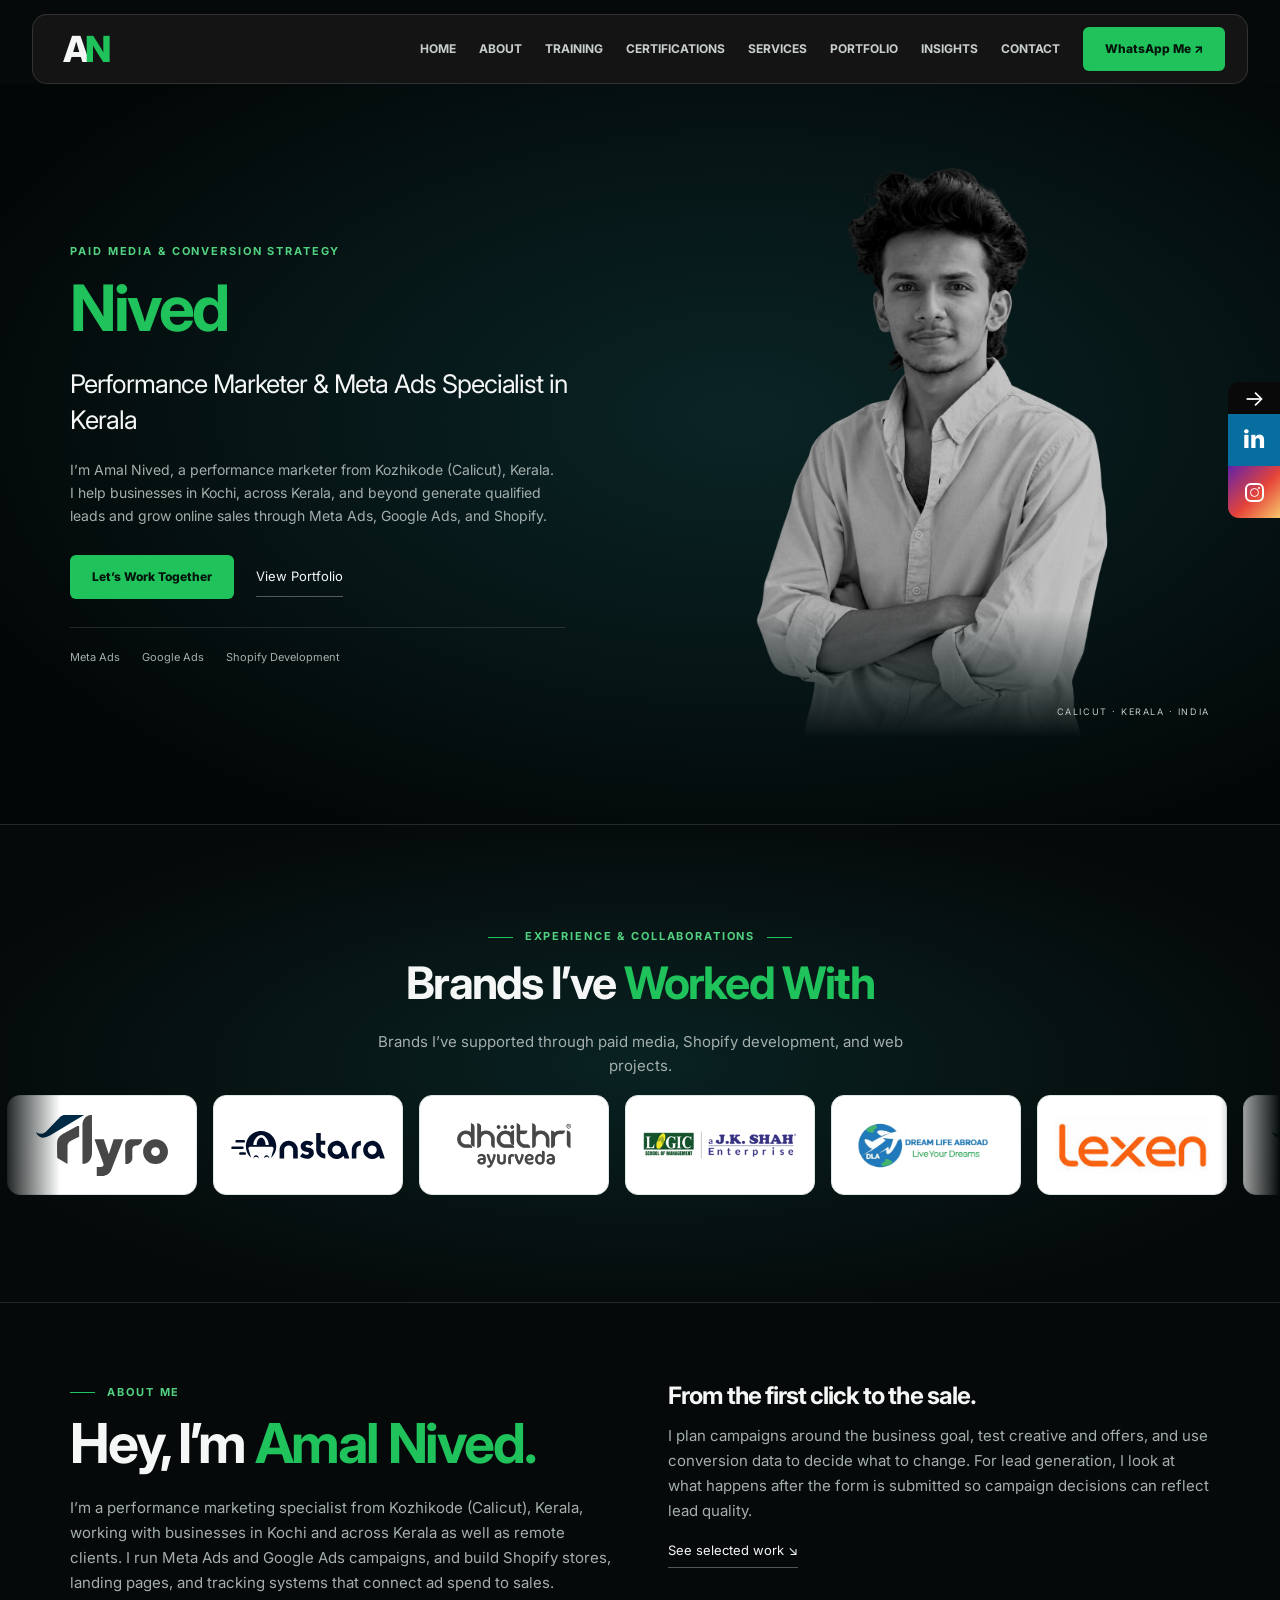
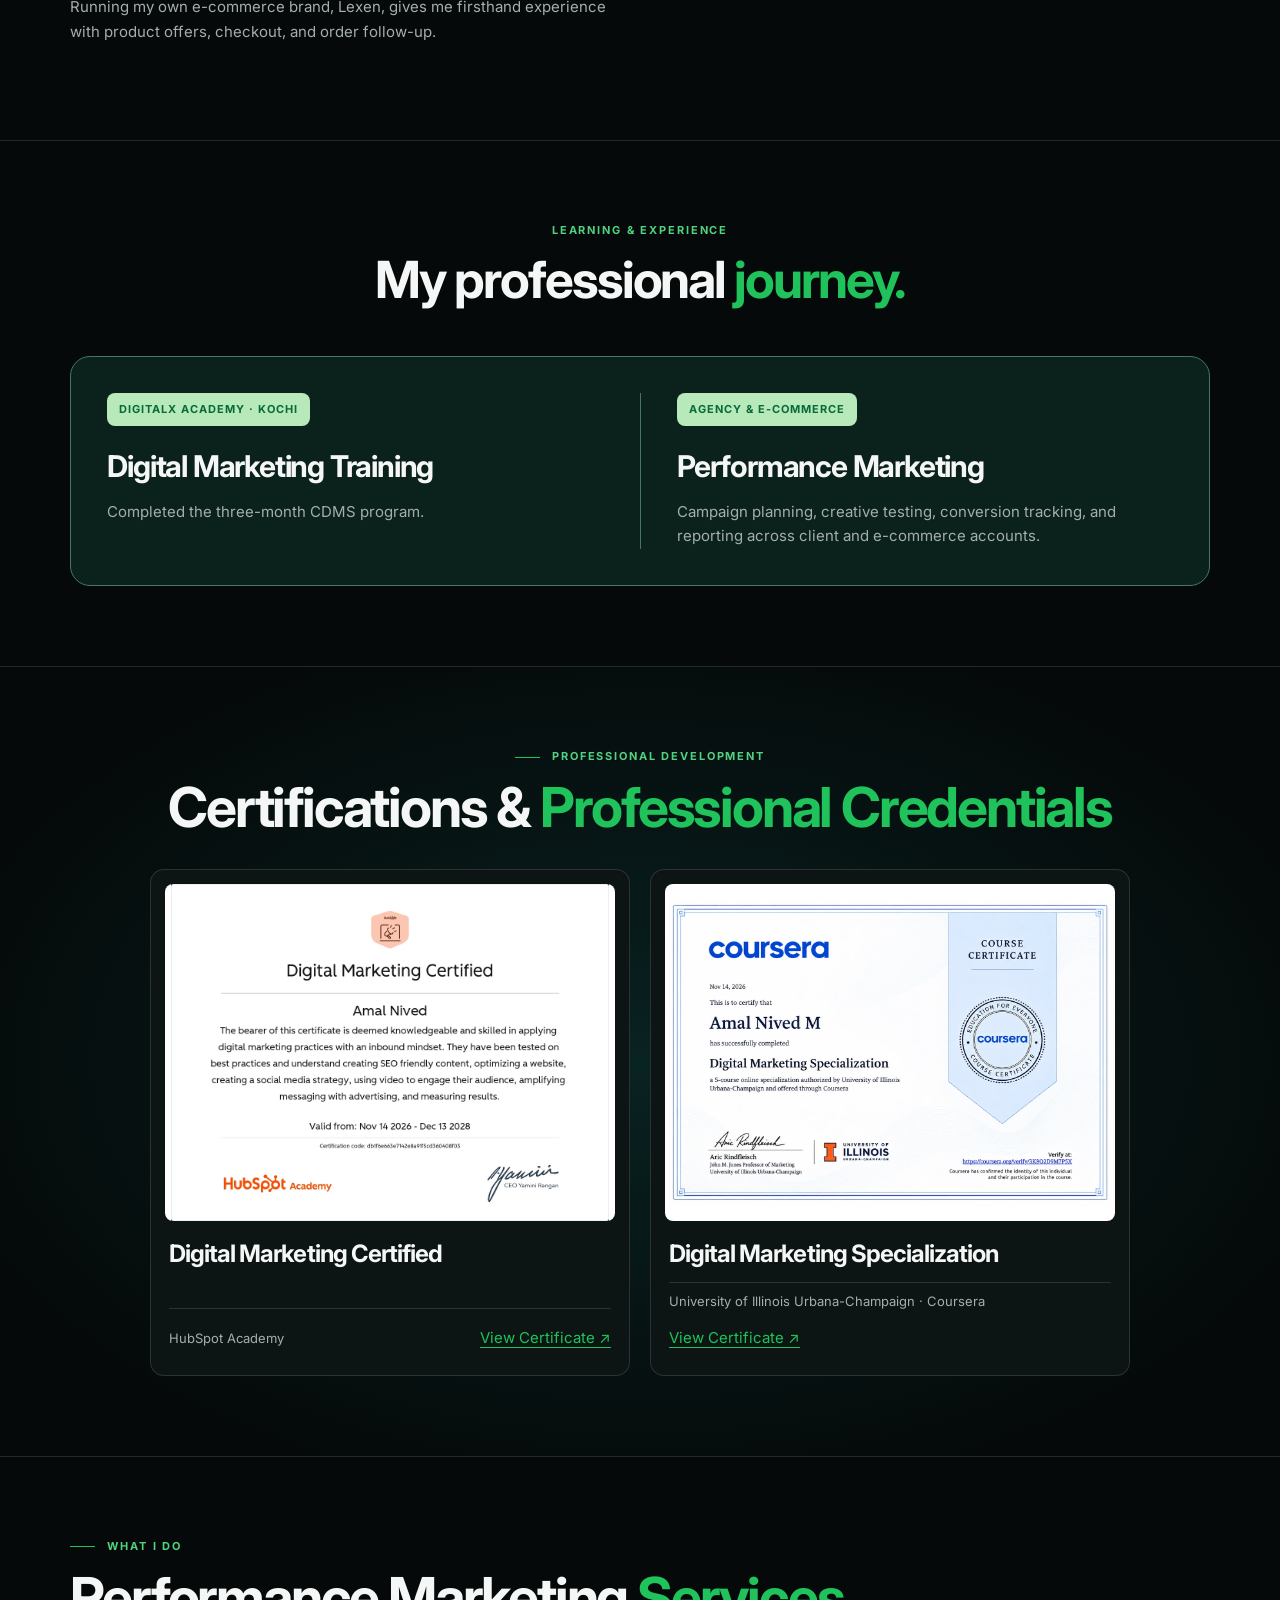
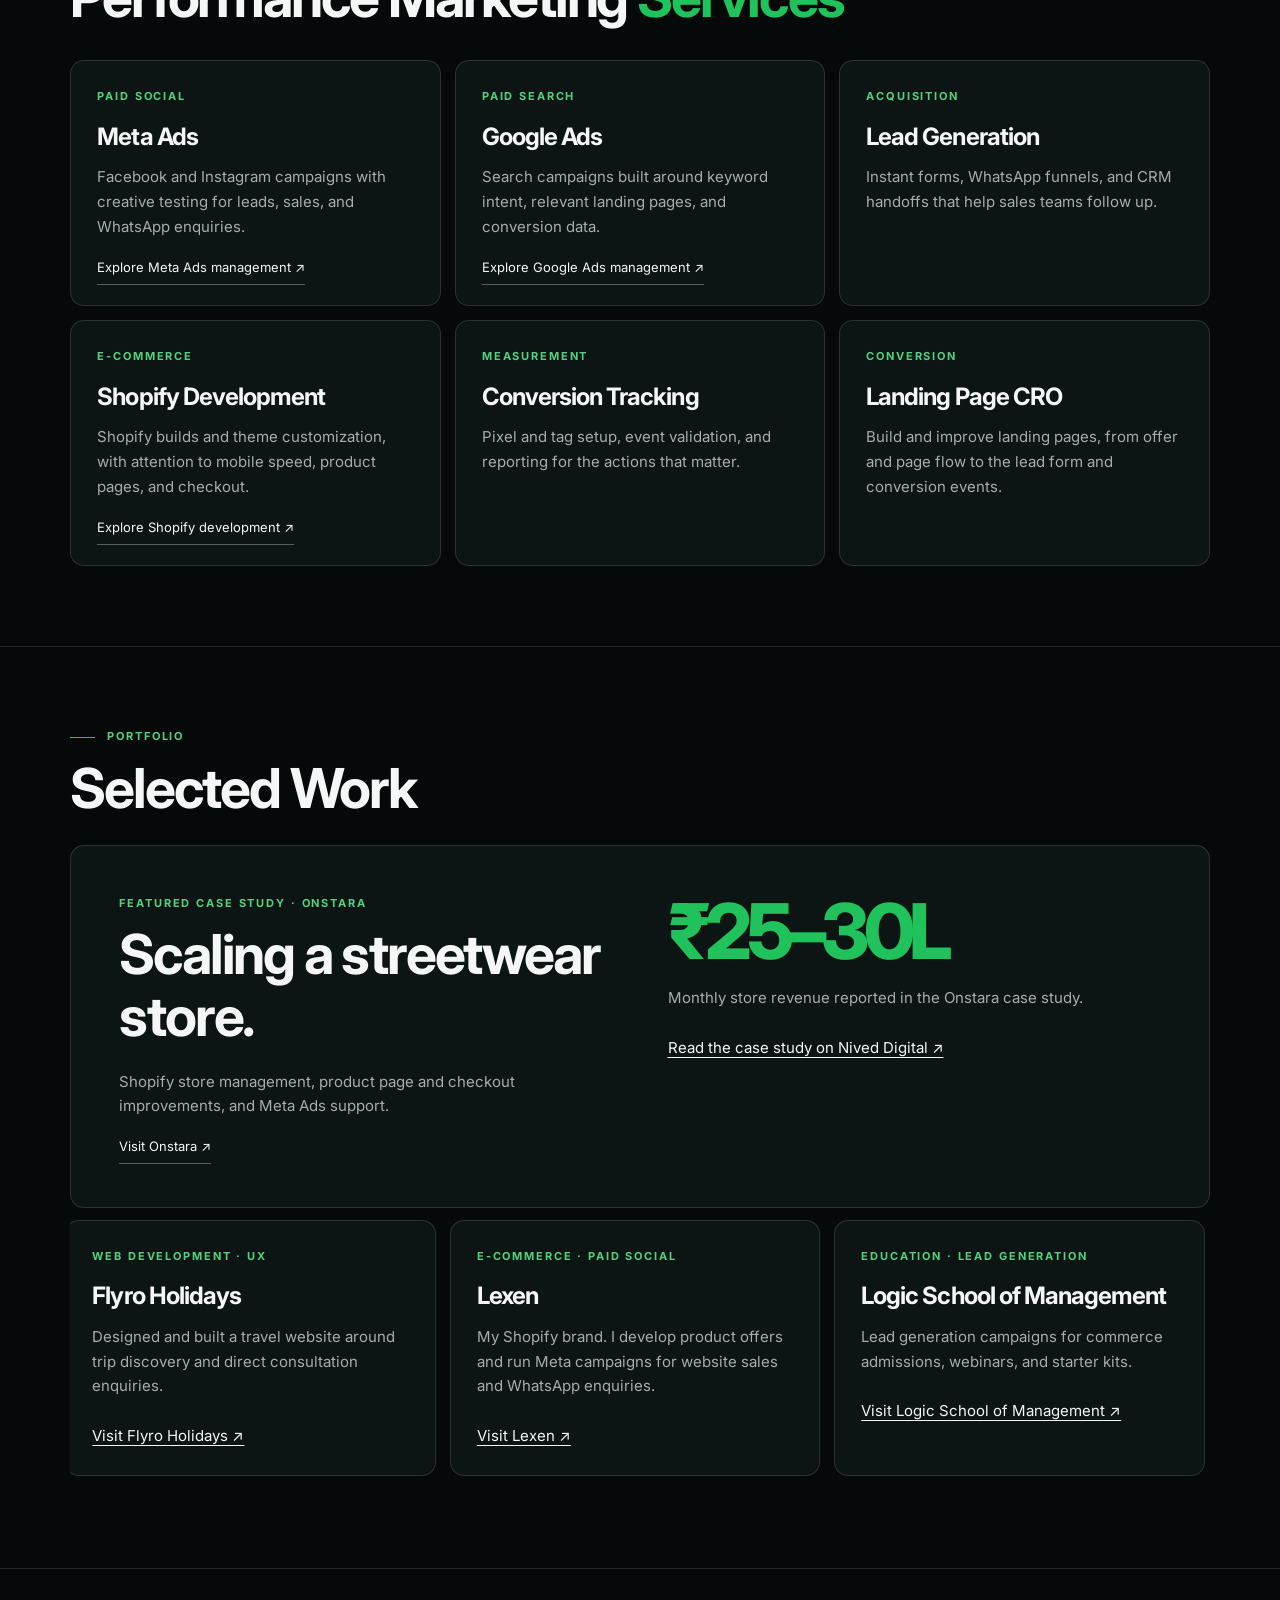
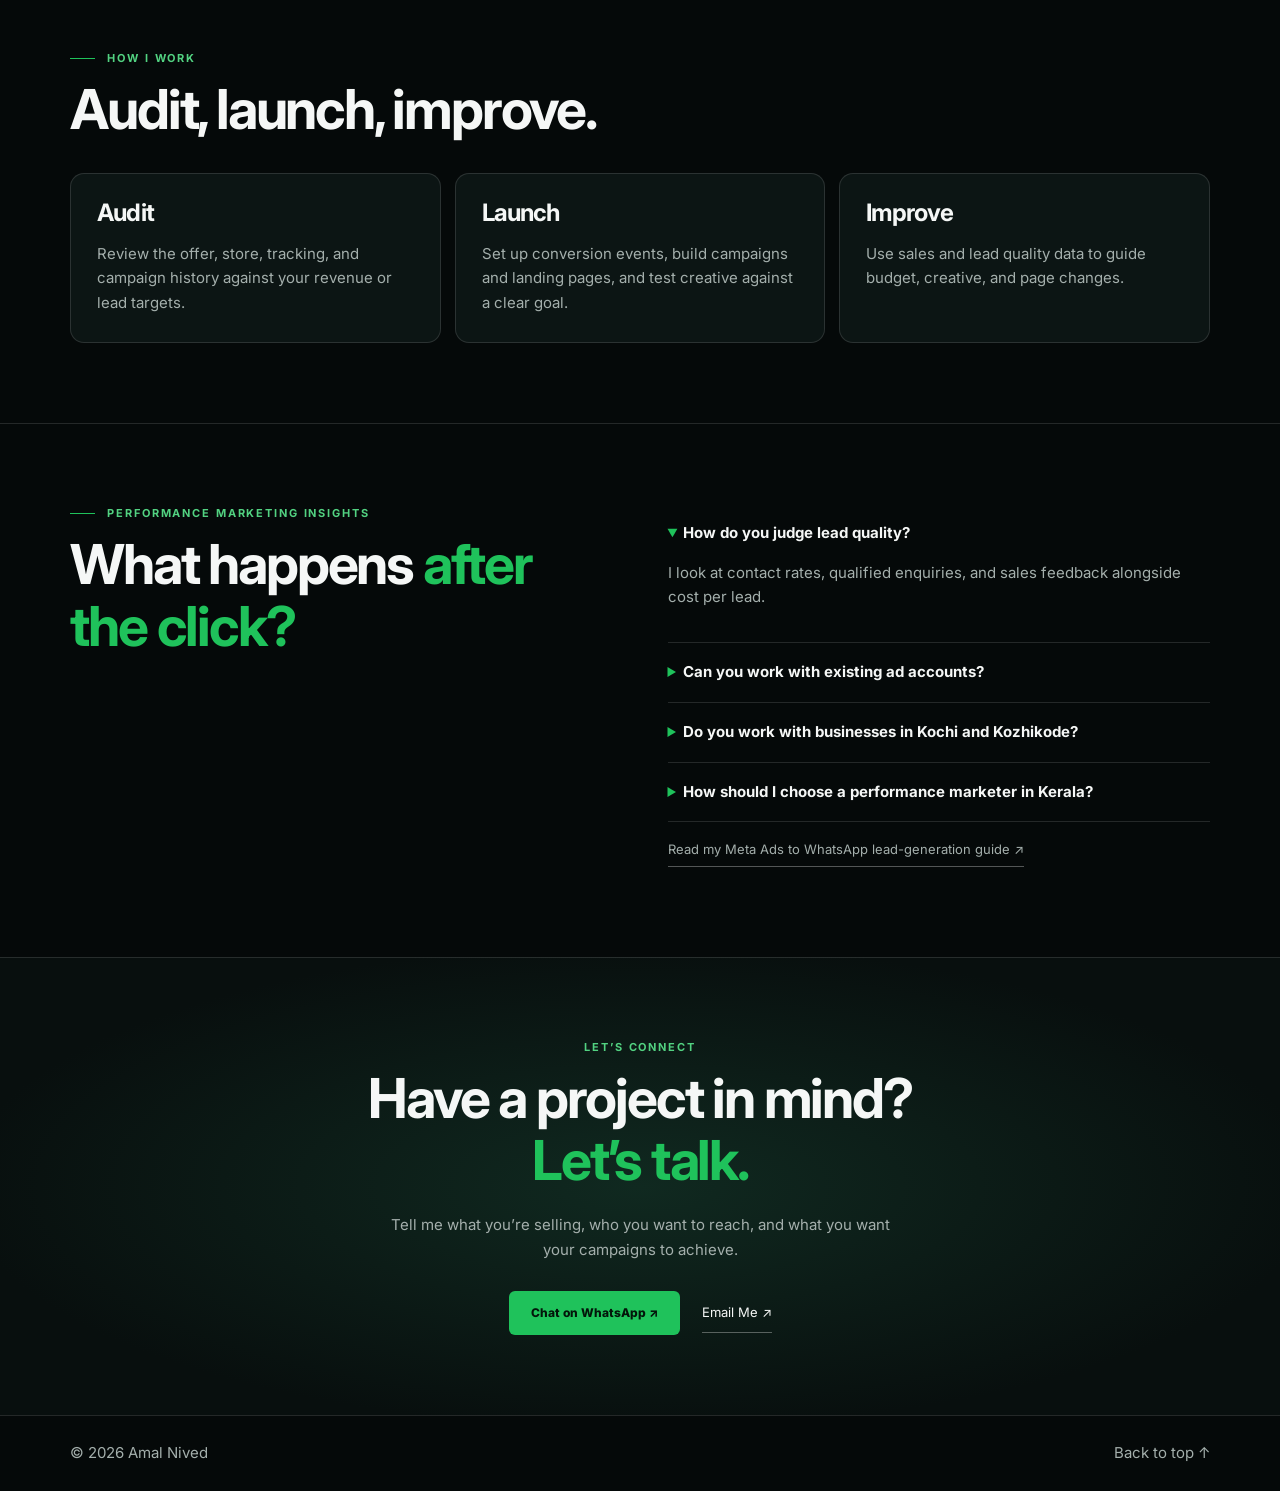
<file: index.html>
<!doctype html>
<html lang="en"><head><meta charset="utf-8"><meta name="viewport" content="width=device-width,initial-scale=1"><title>Amal Nived | Performance Marketing Specialist in Kerala</title>
<meta name="description" content="Amal Nived is a performance marketing specialist in Calicut, Kerala, helping businesses grow with Meta Ads, Google Ads, lead generation, and Shopify.">
<link rel="canonical" href="https://niveddigital.com/">
<meta name="robots" content="index,follow,max-image-preview:large">
<meta property="og:type" content="website">
<meta property="og:url" content="https://niveddigital.com/">
<meta property="og:title" content="Amal Nived | Performance Marketing Specialist in Kerala">
<meta property="og:description" content="Amal Nived is a performance marketing specialist in Calicut, Kerala, helping businesses grow with Meta Ads, Google Ads, lead generation, and Shopify.">
<meta name="twitter:card" content="summary">
<script type="application/ld+json">{"@context":"https://schema.org","@graph":[{"@type":"Person","@id":"https://niveddigital.com/#person","name":"Amal Nived","alternateName":"Nived","url":"https://niveddigital.com/","jobTitle":"Performance Marketing Specialist","knowsAbout":["Meta Ads","Google Ads","Lead Generation","Shopify Development","Conversion Tracking"],"homeLocation":{"@type":"Place","name":"Calicut, Kerala, India"},"sameAs":["https://www.linkedin.com/in/amalnived/"]},{"@type":"WebSite","@id":"https://niveddigital.com/#website","url":"https://niveddigital.com/","name":"Amal Nived — Performance Marketing Specialist","publisher":{"@id":"https://niveddigital.com/#person"},"inLanguage":"en"}]}</script>
<link rel="stylesheet" href="https://fonts.googleapis.com/css2?family=Inter:wght@400;500;600;700;800&display=swap">
<style>
:root{color-scheme:dark;--bg:#050909;--ink:#f5f7f6;--muted:#a4afac;--green:#1fc25b;--line:#ffffff20}*{box-sizing:border-box}html{scroll-behavior:smooth;scroll-padding-top:110px}body{margin:0;background:var(--bg);color:var(--ink);font:15px/1.65 Inter,Arial,sans-serif}a{color:inherit;text-decoration:none}a:hover{color:var(--green)}p{color:var(--muted)}header{position:sticky;z-index:3;top:14px;margin:14px 2.5vw 0;min-height:70px;padding:9px 22px 9px 30px;border:1px solid var(--line);border-radius:15px;background:#151515f5;display:flex;align-items:center;justify-content:space-between;gap:25px}.logo{font-weight:800;font-size:36px;letter-spacing:-.14em;line-height:1;padding-right:8px}.logo span,strong{color:var(--green)}nav{display:flex;align-items:center;gap:23px;font-size:12px;font-weight:700;text-transform:uppercase;color:#c8cecb}.button{display:inline-flex;align-items:center;justify-content:center;padding:12px 22px;background:var(--green);border-radius:6px;color:#03150a;font-weight:800;font-size:12px;text-transform:none}.button:hover{background:#6ce894;color:#03150a}.wrap{width:min(1180px,89%);margin:auto}.hero{background:radial-gradient(ellipse at 58% 45%,#0a2425 0%,#061516 45%,#030606 81%)}.hero .wrap{display:grid;grid-template-columns:1fr 1fr;align-items:center;min-height:740px;gap:36px;padding-block:48px}.eyebrow{font-size:11px;color:#52d281;text-transform:uppercase;letter-spacing:.17em;font-weight:700}.eyebrow.rule:before{content:"";display:inline-block;background:var(--green);width:25px;height:1px;vertical-align:middle;margin-right:12px}h1,h2,h3{line-height:1.12;margin:0;letter-spacing:-.04em}h1{font-size:clamp(50px,5vw,76px);margin:12px 0 22px}h2{font-size:clamp(34px,4.3vw,61px);margin:12px 0 22px}h3{font-size:24px}.role{color:var(--ink);font-size:clamp(20px,2vw,28px);line-height:1.4;margin:0 0 20px;letter-spacing:-.04em}.intro{max-width:485px;font-size:14px}.actions{display:flex;flex-wrap:wrap;gap:22px;align-items:center;margin:28px 0}.secondary{font-size:13px;border-bottom:1px solid #ffffff50;padding:9px 0}.tags{max-width:495px;border-top:1px solid var(--line);padding-top:20px;display:flex;flex-wrap:wrap;gap:22px;color:var(--muted);font-size:11px}.portrait{position:relative;margin:0;height:580px;display:flex;align-items:end;justify-content:center}.portrait img{width:100%;height:100%;object-fit:contain;object-position:center bottom;filter:brightness(.76) contrast(1.15);mask-image:linear-gradient(black 77%,transparent 99%)}figcaption{position:absolute;bottom:24px;right:0;color:#c0cbc5;font-size:9px;letter-spacing:.17em}.social{position:fixed;right:0;top:47%;z-index:2;background:#121918;border-radius:10px 0 0 10px;padding:12px 9px;color:var(--green);font-size:12px;font-weight:700;writing-mode:vertical-rl}.section{padding-block:80px;border-top:1px solid var(--line)}.split{display:grid;grid-template-columns:1fr 1fr;gap:55px}.cards{display:grid;grid-template-columns:repeat(3,1fr);gap:14px;margin-top:32px}.card{border:1px solid var(--line);background:#0c1514;border-radius:14px;padding:26px}.card .eyebrow{display:block;margin-bottom:18px}.card p:last-child{margin-bottom:0}.brands{display:flex;flex-wrap:wrap;gap:12px;margin-top:26px}.brands span{border:1px solid var(--line);border-radius:8px;padding:13px 18px;color:#d0d8d4;font-weight:700}.timeline{border-left:1px solid var(--green);padding-left:24px;display:grid;gap:12px}.band{background:radial-gradient(ellipse at center,#102920,#080f0e 75%);text-align:center}.band p{max-width:520px;margin:0 auto 24px}details{border-bottom:1px solid var(--line);padding:17px 0}summary{cursor:pointer;font-weight:700}summary::marker{color:var(--green)}footer{border-top:1px solid var(--line);padding:25px 0;color:var(--muted)}footer .wrap{display:flex;justify-content:space-between;gap:20px}.menu{display:none}
@media(max-width:850px){header{padding-inline:18px}.menu{display:block;color:var(--ink);background:#242424;border:1px solid var(--line);padding:7px 12px;border-radius:6px;font:inherit}nav{display:none;position:absolute;top:calc(100% + 8px);left:0;right:0;background:#151515;padding:18px;flex-wrap:wrap;border-radius:12px}nav.open{display:flex}.hero .wrap{min-height:620px}.portrait{height:440px}.cards{grid-template-columns:repeat(2,1fr)}}
@media(max-width:580px){.hero .wrap,.split,.cards{grid-template-columns:1fr}.hero .wrap{padding-block:52px 12px;gap:14px}.portrait{height:400px}.section{padding-block:52px}.split{gap:24px}.social{display:none}}
@media(prefers-reduced-motion:reduce){html{scroll-behavior:auto}}
#brands h2{font-size:clamp(34px,4.3vw,61px)}
.band .actions{justify-content:center;margin-bottom:0}
.project-link{display:inline-block;margin-top:10px;text-decoration:underline;text-underline-offset:4px}
.feature{margin-top:26px;padding:clamp(22px,4vw,48px);background:#0c1514;border:1px solid var(--line);border-radius:14px}
.result{color:var(--green);font-size:clamp(42px,6vw,78px);line-height:1;font-weight:800;letter-spacing:-.07em}
.social-rail{position:fixed;right:0;top:50%;transform:translateY(-50%);z-index:2;border-radius:11px 0 0 11px;overflow:hidden}
.social-toggle,.social-link{width:52px;display:grid;place-items:center;color:#fff}
.social-toggle{height:32px;background:#090909;border:0;cursor:pointer;font:22px/1 Inter,Arial,sans-serif}
.social-link{height:52px}
.social-link:hover{color:#fff;text-decoration:none;filter:brightness(1.12)}
.social-rail :focus-visible{outline:2px solid white;outline-offset:-4px}
.linkedin{background:#076e9f;font-size:25px;font-weight:800}
.instagram{background:linear-gradient(135deg,#6223aa,#e54439 55%,#f8c76b)}
.camera{position:relative;width:19px;height:19px;border:2px solid white;border-radius:6px}
.camera::before{content:"";position:absolute;inset:3px;border:1.5px solid white;border-radius:50%}
.camera::after{content:"";position:absolute;right:2px;top:2px;width:2px;height:2px;border-radius:50%;background:white}
@media(max-width:580px){.social-rail{top:auto;bottom:18px;transform:none}.social-toggle,.social-link{width:44px}.social-toggle,.social-link{height:44px}}
.project-track{display:grid;grid-auto-flow:column;grid-template-columns:none;grid-auto-columns:calc((100% - 28px)/3);overflow-x:auto;scrollbar-color:#327350 #0c1514;margin-top:12px;padding-bottom:12px}

@media(max-width:850px){.project-track{grid-auto-columns:calc((100% - 14px)/2)}}
@media(max-width:580px){.project-track{grid-auto-columns:88%}}
 .brands{align-items:stretch}
.brands .brand-flyro{display:inline-flex;align-items:center;gap:11px;padding:9px 14px;border:1px solid #1fc25b70;border-radius:8px;background:#0d211a}
.brands .brand-flyro img{object-fit:contain}
.brands .brand-flyro span{border:0;padding:0;color:var(--ink)}
.brands .brand-flyro .brand-arrow{color:var(--green)}
.brands .brand-flyro:hover{border-color:var(--green)}
.brands .brand-logo{display:block;flex:none}.brands .brand-logo.onstara,.brands .brand-logo.logic,.brands .brand-logo.dream-life{background:#fff;border-radius:4px;padding:3px}
#brand-track{flex-wrap:nowrap;overflow-x:auto;padding:2px 2px 8px;scrollbar-color:#327350 #0c1514}
#brand-track a{flex:none;white-space:nowrap}
#brand-track{gap:16px;padding-bottom:12px}
#brand-track .brand-flyro{min-height:64px;padding:12px 17px;gap:13px}
#brand-track img{width:72px;height:34px;flex:none}
@media(max-width:580px){
  #brand-track .brand-flyro{min-height:56px;padding:10px 13px;gap:10px;font-size:14px}
  #brand-track img{width:64px;height:30px}
}
#brands{background:radial-gradient(ellipse at center,#092222,#050909 78%);padding-block:clamp(56px,8vw,112px)}
#brands .wrap{text-align:center}
#brands h2{font-size:clamp(32px,3.5vw,52px)}
#brands p{margin:0 auto;max-width:580px}
#brands .eyebrow::after{content:"";display:inline-block;width:25px;height:1px;background:var(--green);vertical-align:middle;margin-left:12px}
#brand-track{margin-top:12px;padding:4px 12px;scrollbar-width:none;mask-image:linear-gradient(to right,transparent,#000 min(5vw,60px),#000 calc(100% - min(5vw,60px)),transparent)}
#brand-track:focus-within{mask-image:none}
#brand-track .brand-flyro{position:relative;display:grid;place-items:center;width:clamp(140px,16vw,190px);min-height:clamp(76px,8vw,100px);padding:14px 17px;border:1px solid #dfe7e4;border-radius:13px;background:#fff;color:#0c1514}
#brand-track .brand-flyro:hover,#brand-track .brand-flyro:focus-visible{border-color:var(--green);outline:2px solid var(--green);outline-offset:-3px}
#brand-track .brand-flyro img{width:100%;height:clamp(38px,5vw,61px);padding:0;background:transparent;object-fit:contain}
#brand-track .brand-flyro img[src="flyro-logo.svg"],#brand-track .brand-flyro img.dhathri{filter:brightness(.28)}
#brand-track .brand-flyro span{color:#0c1514;white-space:normal;text-align:center}
#brand-track .brand-flyro .brand-label{position:absolute;width:1px;height:1px;overflow:hidden;clip-path:inset(50%);white-space:nowrap}
@media(max-width:580px){
html{scroll-padding-top:84px}
header{top:8px;margin:8px 12px 0;min-height:56px;padding:5px 12px}
.menu{min-height:44px;min-width:56px}
nav.open{display:grid;grid-template-columns:1fr 1fr;gap:4px 10px;padding:12px;max-height:calc(100dvh - 90px);overflow:auto}
nav a{display:flex;align-items:center;min-height:44px;padding-inline:10px}
nav .button{grid-column:1/-1}
.wrap{width:calc(100% - 36px)}
.hero .wrap{min-height:0;padding-top:36px}
h1{font-size:clamp(40px,12vw,62px);margin-bottom:14px}
h2{font-size:clamp(29px,8.7vw,42px);overflow-wrap:anywhere}
.actions{gap:10px 16px;margin-block:19px}
.actions a,.project-link{min-height:44px;display:inline-flex;align-items:center}
.portrait{height:clamp(230px,72vw,365px)}
.section{padding-block:42px}
.card{padding:20px}
.project-track{grid-auto-columns:90%}
#brand-track{mask-image:none}
.social-rail{bottom:calc(12px + env(safe-area-inset-bottom,0px))}
}
.project-prev-mobile{display:none}\n@media(max-width:580px){.project-prev-desktop{display:none}.project-prev-mobile{display:inline-block;transform:scaleX(-1)}}\n#portfolio .feature + .project-track{margin-top:clamp(32px,4.7vw,56px)}
#certifications{text-align:center;background:radial-gradient(ellipse at center,#092222,#050909 80%)}
.credential-grid{display:grid;grid-template-columns:repeat(2,minmax(0,1fr));gap:20px;max-width:980px;margin:30px auto 0;text-align:left}
.credential-card{display:flex;flex-direction:column;padding:14px}
.credential-card img{display:block;width:100%;height:auto;aspect-ratio:4/3;object-fit:contain;background:#fff;border-radius:8px}
.credential-card h3{margin:20px 4px 14px}
.credential-meta{display:flex;flex-wrap:wrap;align-items:center;justify-content:space-between;gap:4px 16px;margin: auto 4px 0;padding-top:8px;border-top:1px solid var(--line)}
.credential-meta p{margin:0;font-size:13px}
.credential-meta a{display:inline-flex;align-items:center;min-height:44px;margin:0;color:var(--green)}
@media(max-width:580px){.credential-grid{grid-template-columns:1fr}}

#training .journey-heading{text-align:center;margin-bottom:48px}
#training .journey-heading h2{font-size:clamp(32px,4vw,52px);margin-bottom:0}
#training .journey-panel{display:grid;grid-template-columns:repeat(2,minmax(0,1fr));gap:0;padding:36px 0;border:1px solid #477669;border-radius:20px;background:#0b211b}
#training .journey-entry{padding:0 36px;min-width:0}
#training .journey-entry + .journey-entry{border-left:1px solid #477669}
#training .journey-entry .eyebrow{display:inline-block;padding:7px 12px;margin-bottom:22px;border-radius:8px;background:#b7e9ba;color:#086b38;letter-spacing:.09em;max-width:100%}
#training .journey-entry h3{font-size:clamp(23px,2.5vw,30px);line-height:1.2}
#training .journey-entry p{margin:16px 0 0}
@media(max-width:640px){
#training .journey-heading{margin-bottom:28px}
#training .journey-panel{grid-template-columns:1fr;padding:0 22px;border-radius:16px}
#training .journey-entry{padding:26px 0}
#training .journey-entry + .journey-entry{border-left:0;border-top:1px solid #477669}
#training .journey-entry .eyebrow{margin-bottom:18px;font-size:10px}
}
</style><link rel="icon" type="image/png" sizes="64x64" href="./favicon-an.png">
</head>
<body id="home"><header><a class="logo" href="#home" aria-label="Amal Nived home">A<span>N</span></a><button class="menu" aria-expanded="false" aria-controls="nav">Menu</button><nav id="nav" aria-label="Main navigation"><a href="#home">Home</a><a href="#about">About</a><a href="#training">Training</a><a href="#certifications">Certifications</a><a href="#services">Services</a><a href="#portfolio">Portfolio</a><a href="#insights">Insights</a><a href="#contact">Contact</a><a class="button" href="https://wa.me/918590101541">WhatsApp Me ↗</a></nav></header>
<main><section class="hero"><div class="wrap"><div><div class="eyebrow">Paid Media &amp; Conversion Strategy</div><h1><strong>Nived</strong></h1><p class="role">Performance Marketer &amp; Meta Ads Specialist in Kerala</p><p class="intro">I’m Amal Nived, a performance marketer from Kozhikode (Calicut), Kerala. I help businesses in Kochi, across Kerala, and beyond generate qualified leads and grow online sales through Meta Ads, Google Ads, and Shopify.</p><div class="actions"><a class="button" href="https://wa.me/918590101541">Let’s Work Together</a><a class="secondary" href="#portfolio">View Portfolio</a></div><div class="tags"><span>Meta Ads</span><span>Google Ads</span><span>Shopify Development</span></div></div><figure class="portrait"><img src="portrait-clear.webp" alt="Black-and-white portrait of Amal Nived"><figcaption>CALICUT · KERALA · INDIA</figcaption></figure></div></section>
<aside class="social-rail" aria-label="Social profiles">
<button class="social-toggle" type="button" aria-expanded="true" aria-controls="social-links" aria-label="Hide social links"><span aria-hidden="true">→</span></button>
<div id="social-links">
<a class="social-link linkedin" href="https://in.linkedin.com/in/amalnived" aria-label="Amal Nived on LinkedIn"><span aria-hidden="true">in</span></a>
<a class="social-link instagram" href="https://www.instagram.com/nived.ads/" aria-label="Nived Ads on Instagram"><span class="camera" aria-hidden="true"></span></a>
</div>
</aside>
<section class="section" id="brands"><div class="wrap"><div class="eyebrow rule">Experience &amp; Collaborations</div><h2>Brands I’ve <strong>Worked With</strong></h2><p>Brands I’ve supported through paid media, Shopify development, and web projects.</p></div><div class="brands" id="brand-track" role="region" aria-label="Brand links" tabindex="0"><a class="brand-flyro" href="https://flyroholidays.com/"><img src="flyro-logo.svg" width="55" height="26" alt=""><span class="brand-label">Flyro Holidays</span></a><a class="brand-flyro" href="https://onstara.in/"><img class="brand-logo onstara" src="onstara.svg" width="55" height="26" alt=""><span class="brand-label">Onstara</span></a><a class="brand-flyro" href="https://dhathriayurveda.in/"><img class="brand-logo dhathri" src="dhathri.png" width="55" height="26" alt=""><span class="brand-label">Dhathri Ayurveda</span></a><a class="brand-flyro" href="https://www.logiceducation.org/"><img class="brand-logo logic" src="logic.png" width="55" height="26" alt=""><span class="brand-label">Logic School of Management</span></a><a class="brand-flyro" href="https://dreamlife-abroad.com/"><img class="brand-logo dream-life" src="dream-life.png" width="72" height="34" alt=""><span class="brand-label">Dream Life Abroad</span></a><a class="brand-flyro" href="https://lexen.in/"><img class="brand-logo" src="lexen-logo.jpg" width="55" height="26" alt=""><span class="brand-label">Lexen</span></a></div></section>
<section class="section" id="about"><div class="wrap split"><div><div class="eyebrow rule">About Me</div><h2>Hey, I’m <strong>Amal Nived.</strong></h2><p>I’m a performance marketing specialist from Kozhikode (Calicut), Kerala, working with businesses in Kochi and across Kerala as well as remote clients. I run Meta Ads and Google Ads campaigns, and build Shopify stores, landing pages, and tracking systems that connect ad spend to sales. Running my own e-commerce brand, Lexen, gives me firsthand experience with product offers, checkout, and order follow-up.</p></div><div><h3>From the first click to the sale.</h3><p>I plan campaigns around the business goal, test creative and offers, and use conversion data to decide what to change. For lead generation, I look at what happens after the form is submitted so campaign decisions can reflect lead quality.</p><a class="secondary" href="#portfolio">See selected work ↘</a></div></div></section>

<section class="section" id="training"><div class="wrap journey-wrap"><div class="journey-heading"><div class="eyebrow">Learning &amp; Experience</div><h2>My professional <strong>journey.</strong></h2></div><div class="journey-panel"><article class="journey-entry"><div class="eyebrow">DigitalX Academy · Kochi</div><h3>Digital Marketing Training</h3><p>Completed the three-month CDMS program.</p></article><article class="journey-entry"><div class="eyebrow">Agency &amp; E-commerce</div><h3>Performance Marketing</h3><p>Campaign planning, creative testing, conversion tracking, and reporting across client and e-commerce accounts.</p></article></div></div></section>
<section class="section" id="certifications"><div class="wrap"><div class="eyebrow rule">Professional Development</div><h2>Certifications &amp; <strong>Professional Credentials</strong></h2><div class="credential-grid"><article class="card credential-card"><img src="hubspot-certificate.webp" alt="Digital Marketing Certified certificate" loading="lazy" width="1200" height="900"><h3>Digital Marketing Certified</h3><div class="credential-meta"><p>HubSpot Academy</p><a class="project-link" href="hubspot-certificate.webp" target="_blank" rel="noopener" aria-label="View Digital Marketing Certified certificate">View Certificate ↗</a></div></article><article class="card credential-card"><img src="coursera-certificate.webp" alt="Digital Marketing Specialization certificate" loading="lazy" width="1200" height="900"><h3>Digital Marketing Specialization</h3><div class="credential-meta"><p>University of Illinois Urbana-Champaign · Coursera</p><a class="project-link" href="coursera-certificate.webp" target="_blank" rel="noopener" aria-label="View Digital Marketing Specialization certificate">View Certificate ↗</a></div></article></div></div></section>
<section class="section" id="services"><div class="wrap"><div class="eyebrow rule">What I Do</div><h2>Performance Marketing <strong>Services</strong></h2><div class="cards">
<article class="card"><span class="eyebrow">Paid Social</span><h3>Meta Ads</h3><p>Facebook and Instagram campaigns with creative testing for leads, sales, and WhatsApp enquiries.</p><a class="secondary" href="/services/meta-ads-management/">Explore Meta Ads management ↗</a></article>
<article class="card"><span class="eyebrow">Paid Search</span><h3>Google Ads</h3><p>Search campaigns built around keyword intent, relevant landing pages, and conversion data.</p><a class="secondary" href="/services/google-ads-management/">Explore Google Ads management ↗</a></article>
<article class="card"><span class="eyebrow">Acquisition</span><h3>Lead Generation</h3><p>Instant forms, WhatsApp funnels, and CRM handoffs that help sales teams follow up.</p></article>
<article class="card"><span class="eyebrow">E-commerce</span><h3>Shopify Development</h3><p>Shopify builds and theme customization, with attention to mobile speed, product pages, and checkout.</p><a class="secondary" href="/services/shopify-development/">Explore Shopify development ↗</a></article>
<article class="card"><span class="eyebrow">Measurement</span><h3>Conversion Tracking</h3><p>Pixel and tag setup, event validation, and reporting for the actions that matter.</p></article>
<article class="card"><span class="eyebrow">Conversion</span><h3>Landing Page CRO</h3><p>Build and improve landing pages, from offer and page flow to the lead form and conversion events.</p></article>
</div></div></section>
<section class="section" id="portfolio"><div class="wrap">
<div class="eyebrow rule">Portfolio</div><h2>Selected Work</h2>
<article class="feature split"><div><div class="eyebrow">Featured Case Study · Onstara</div><h2>Scaling a streetwear store.</h2><p>Shopify store management, product page and checkout improvements, and Meta Ads support.</p><a class="secondary" href="https://onstara.in/">Visit Onstara ↗</a></div><div><div class="result">₹25–30L</div><p>Monthly store revenue reported in the Onstara case study.</p><a class="project-link" href="https://niveddigital.com/">Read the case study on Nived Digital ↗</a></div></article>
<div class="cards project-track" id="project-track" role="region" aria-label="Selected projects" tabindex="0">
<article class="card"><span class="eyebrow">Web Development · UX</span><h3>Flyro Holidays</h3><p>Designed and built a travel website around trip discovery and direct consultation enquiries.</p><a class="project-link" href="https://flyroholidays.com/">Visit Flyro Holidays ↗</a></article>
<article class="card"><span class="eyebrow">E-commerce · Paid Social</span><h3>Lexen</h3><p>My Shopify brand. I develop product offers and run Meta campaigns for website sales and WhatsApp enquiries.</p><a class="project-link" href="https://lexen.in/">Visit Lexen ↗</a></article>
<article class="card"><span class="eyebrow">Education · Lead Generation</span><h3>Logic School of Management</h3><p>Lead generation campaigns for commerce admissions, webinars, and starter kits.</p><a class="project-link" href="https://www.logiceducation.org/">Visit Logic School of Management ↗</a></article>
<article class="card"><span class="eyebrow">Webinar Acquisition</span><h3>Dream Life Abroad</h3><p>Webinar campaigns for nurses and IT professionals exploring Australian migration pathways.</p><a class="project-link" href="https://dreamlife-abroad.com/">Visit Dream Life Abroad ↗</a></article>
</div></div></section>
<section class="section" id="process"><div class="wrap"><div class="eyebrow rule">How I Work</div><h2>Audit, launch, improve.</h2><div class="cards"><article class="card"><h3>Audit</h3><p>Review the offer, store, tracking, and campaign history against your revenue or lead targets.</p></article><article class="card"><h3>Launch</h3><p>Set up conversion events, build campaigns and landing pages, and test creative against a clear goal.</p></article><article class="card"><h3>Improve</h3><p>Use sales and lead quality data to guide budget, creative, and page changes.</p></article></div></div></section>
<section class="section" id="insights"><div class="wrap split"><div><div class="eyebrow rule">Performance Marketing Insights</div><h2>What happens <strong>after the click?</strong></h2></div><div><details open><summary>How do you judge lead quality?</summary><p>I look at contact rates, qualified enquiries, and sales feedback alongside cost per lead.</p></details><details><summary>Can you work with existing ad accounts?</summary><p>Yes. I can review existing campaigns, conversion events, creatives, and landing pages before planning changes.</p></details><details><summary>Do you work with businesses in Kochi and Kozhikode?</summary><p>Yes. I am from Kozhikode (Calicut), Kerala, and work with businesses in Kochi and across Kerala. Campaign planning, account management, and reporting can also be handled remotely for clients elsewhere.</p></details><details><summary>How should I choose a performance marketer in Kerala?</summary><p>Look beyond ad clicks and cost per lead. Ask how the marketer tracks qualified enquiries, purchases, conversion events and business outcomes, and request relevant examples of campaign work. The right specialist should explain the testing plan, reporting and limitations clearly.</p></details><p><a class="secondary" href="/insights/meta-ads-whatsapp-lead-generation/">Read my Meta Ads to WhatsApp lead-generation guide ↗</a></p></div></div></section>
<section class="section band" id="contact"><div class="wrap"><div class="eyebrow">Let’s Connect</div><h2>Have a project in mind?<br><strong>Let’s talk.</strong></h2><p>Tell me what you’re selling, who you want to reach, and what you want your campaigns to achieve.</p><div class="actions"><a class="button" href="https://wa.me/918590101541">Chat on WhatsApp ↗</a><a class="secondary" href="mailto:hello@niveddigital.com">Email Me ↗</a></div></div></section></main>
<footer><div class="wrap"><span>© 2026 Amal Nived</span><a href="#home">Back to top ↑</a></div></footer>
<script>
const menu = document.querySelector('.menu');
const navigation = document.querySelector('nav');
function setMenu(open) {
  navigation.classList.toggle('open', open);
  menu.setAttribute('aria-expanded', String(open));
}
menu.addEventListener('click', () => setMenu(menu.getAttribute('aria-expanded') !== 'true'));
navigation.addEventListener('click', event => {
  if (event.target.closest('a')) setMenu(false);
});
const socialToggle = document.querySelector('.social-toggle');
const socialLinks = document.querySelector('#social-links');
function setSocialOpen(open) {
  socialLinks.hidden = !open;
  socialToggle.setAttribute('aria-expanded', String(open));
  socialToggle.setAttribute('aria-label', open ? 'Hide social links' : 'Show social links');
  socialToggle.firstElementChild.textContent = open ? '→' : '←';
}
setSocialOpen(!window.matchMedia('(max-width: 580px)').matches);
socialToggle.addEventListener('click', () => setSocialOpen(socialLinks.hidden));
const track = document.querySelector('#project-track');
const motion = window.matchMedia('(prefers-reduced-motion: reduce)');
let playing = !motion.matches;
let visible = false;
let hovering = false;
const originals = Array.from(track.children);
for (const card of originals) {
  const clone = card.cloneNode(true);
  clone.inert = true;
  clone.setAttribute('aria-hidden', 'true');
  track.append(clone);
}
function loopWidth() {
  return track.children[originals.length].offsetLeft - originals[0].offsetLeft;
}
motion.addEventListener('change', () => { playing = !motion.matches; });
track.addEventListener('pointerenter', event => { hovering = event.pointerType === 'mouse'; });
track.addEventListener('pointerleave', () => { hovering = false; });
track.addEventListener('pointerdown', event => { if (event.pointerType === 'touch') { playing = false; } });
new IntersectionObserver(([entry]) => { visible = entry.isIntersecting; }, {threshold: 0.4}).observe(track);
let position = track.scrollLeft;
let rendered = track.scrollLeft;
let lastFrame;
const loopSpeed = 0.045;
function glide(now) {
  const elapsed = lastFrame === undefined ? 0 : Math.min(now - lastFrame, 40);
  lastFrame = now;
  if (playing && visible && !hovering && !document.hidden && !track.matches(':focus-within')) {
    if (track.scrollLeft !== rendered) position = track.scrollLeft;
    const width = loopWidth();
    if (width > 0) {
      position = (position + elapsed * loopSpeed) % width;
      track.scrollLeft = position;
      rendered = track.scrollLeft;
    }
  }
  requestAnimationFrame(glide);
}
requestAnimationFrame(glide);
const brands = document.querySelector('#brand-track');
const brandTiles = Array.from(brands.children);
for (let copy = 0; copy < 2; copy++) {
  for (const tile of brandTiles) {
    const duplicate = tile.cloneNode(true);
    duplicate.tabIndex = -1;
    duplicate.setAttribute('aria-hidden', 'true');
    brands.append(duplicate);
  }
}
let brandPlaying = !motion.matches;
let brandsVisible = false;
let brandHover = false;
let brandPosition = 0;
let brandRendered = 0;
let brandLastFrame;
brands.addEventListener('pointerenter', event => { brandHover = event.pointerType === 'mouse'; });
brands.addEventListener('pointerleave', () => { brandHover = false; });
brands.addEventListener('pointerdown', event => { if (event.pointerType === 'touch') brandPlaying = false; });
motion.addEventListener('change', () => { brandPlaying = !motion.matches; });
new IntersectionObserver(([entry]) => { brandsVisible = entry.isIntersecting; }).observe(brands);
function glideBrands(now) {
  const elapsed = brandLastFrame === undefined ? 0 : Math.min(now - brandLastFrame, 40);
  brandLastFrame = now;
  if (brandPlaying && brandsVisible && !brandHover && !document.hidden && !brands.matches(':focus-within')) {
    const width = brands.children[brandTiles.length].offsetLeft - brandTiles[0].offsetLeft;
    if (brands.scrollLeft !== brandRendered) brandPosition = brands.scrollLeft;
    if (width > 0) {
      brandPosition = (brandPosition + elapsed * loopSpeed) % width;
      brands.scrollLeft = brandPosition;
      brandRendered = brands.scrollLeft;
    }
  }
  requestAnimationFrame(glideBrands);
}
requestAnimationFrame(glideBrands);
</script></body></html>
</file>
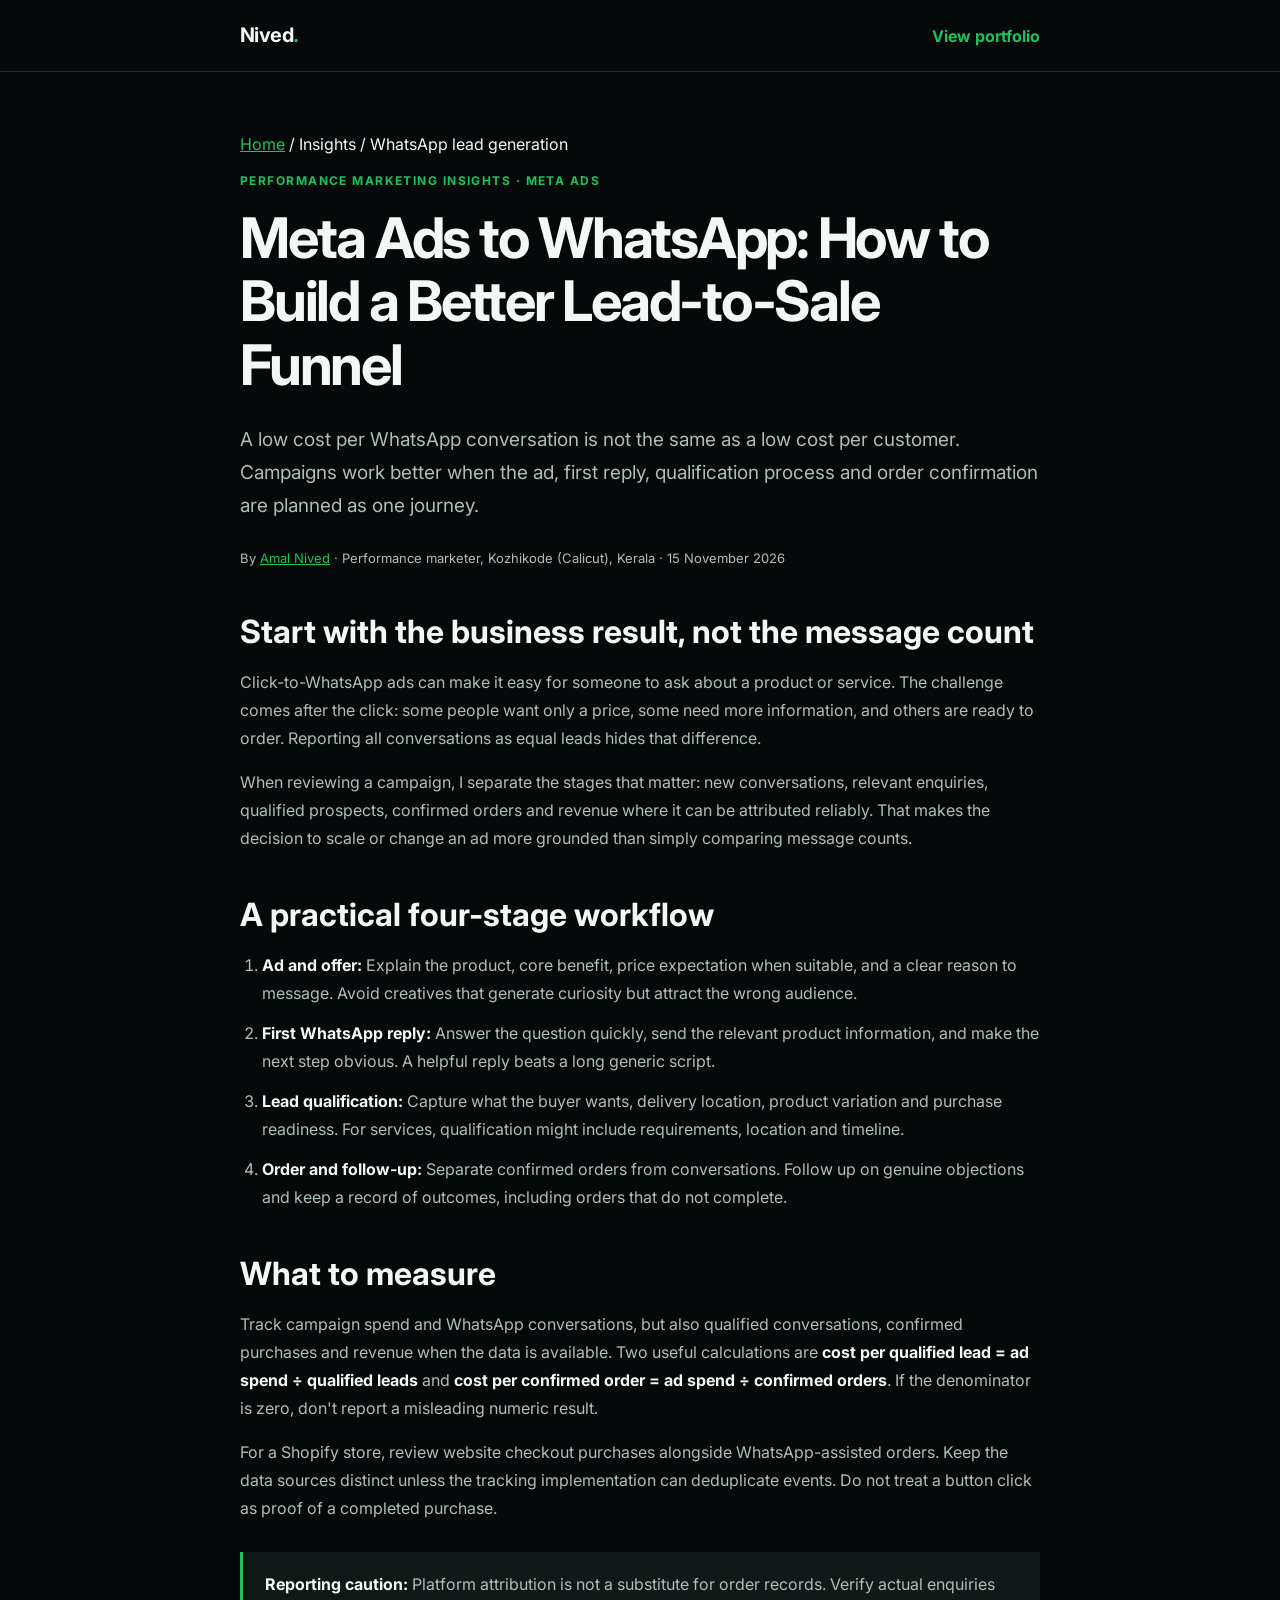
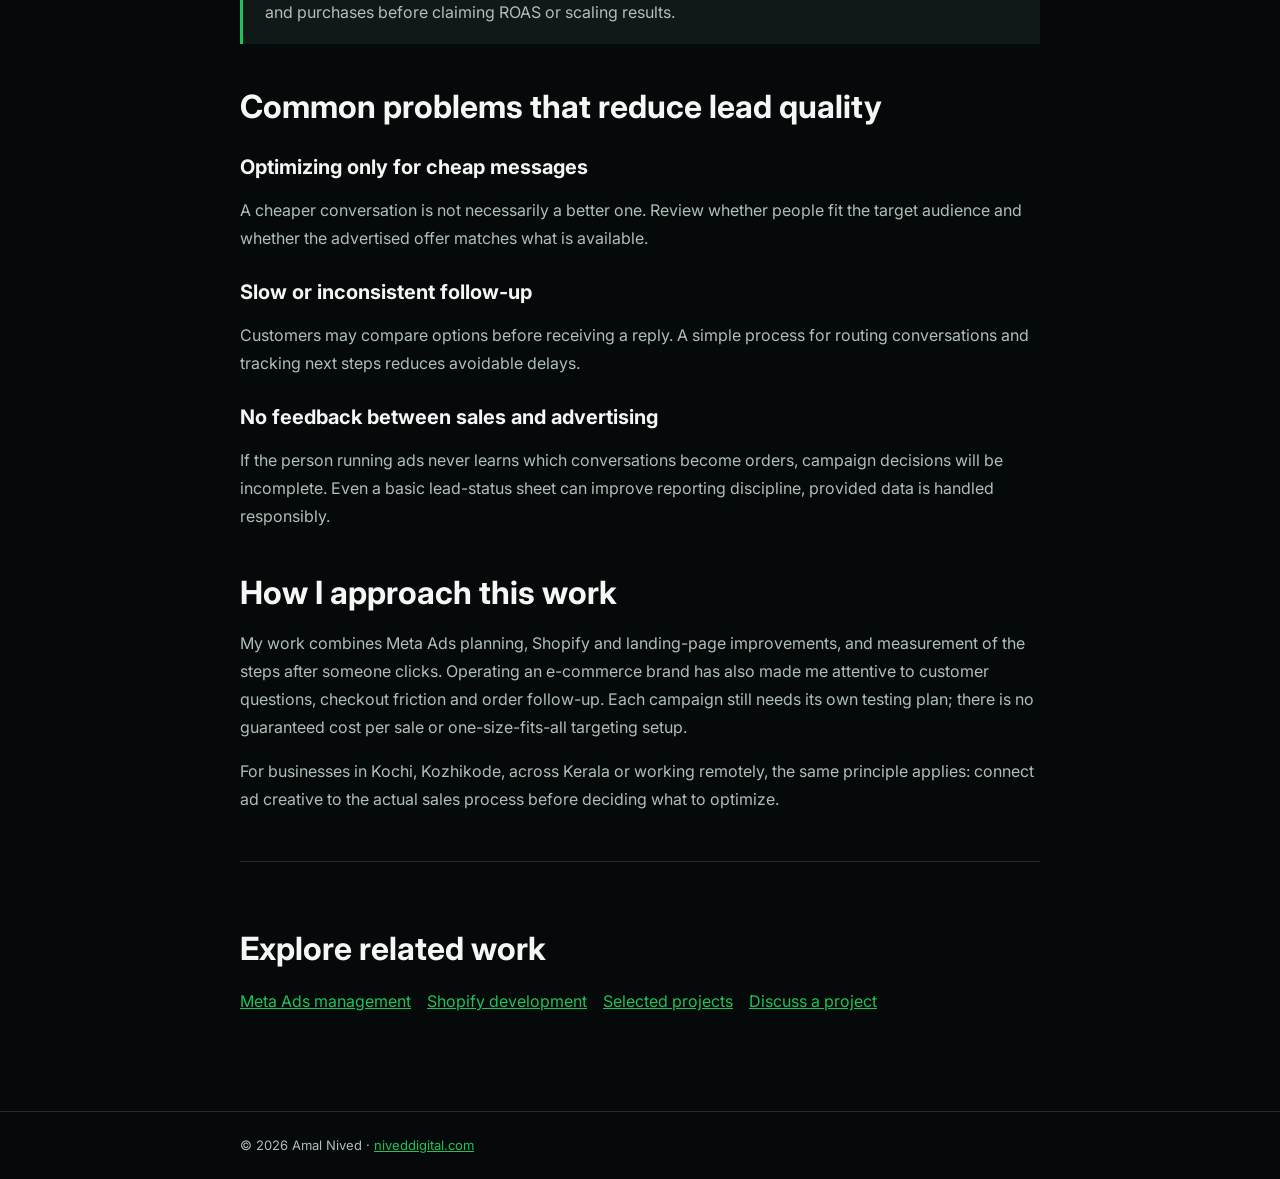
<file: insights/meta-ads-whatsapp-lead-generation/index.html>
<!doctype html>
<html lang="en">
<head>
<meta charset="utf-8">
<meta name="viewport" content="width=device-width, initial-scale=1">
<title>Meta Ads to WhatsApp: Lead-to-Sale Funnel Guide | Amal Nived</title>
<meta name="description" content="A practical guide to Meta Ads WhatsApp lead generation: campaign setup, lead qualification, follow-up and conversion tracking, by Kerala performance marketer Amal Nived.">
<link rel="canonical" href="https://niveddigital.com/insights/meta-ads-whatsapp-lead-generation/">
<meta name="robots" content="index,follow,max-image-preview:large">
<meta property="og:type" content="article">
<meta property="og:title" content="Meta Ads to WhatsApp: Build a Better Lead-to-Sale Funnel">
<meta property="og:description" content="What to track after the first WhatsApp message, from lead quality to confirmed orders.">
<meta property="og:url" content="https://niveddigital.com/insights/meta-ads-whatsapp-lead-generation/">
<meta name="twitter:card" content="summary">
<link rel="icon" href="/favicon-an.png" type="image/png">
<link rel="preconnect" href="https://fonts.googleapis.com">
<link rel="preconnect" href="https://fonts.gstatic.com" crossorigin>
<link href="https://fonts.googleapis.com/css2?family=Inter:wght@400;500;600;700;800&display=swap" rel="stylesheet">
<style>
:root{color-scheme:dark;--bg:#050909;--surface:#101918;--ink:#f5f7f6;--muted:#b0beb9;--green:#1fc25b;--line:#ffffff22}
*{box-sizing:border-box}body{margin:0;background:var(--bg);color:var(--ink);font:16px/1.75 Inter,Arial,sans-serif}a{color:var(--green)}a:hover{text-decoration:underline}.wrap{width:min(800px,90%);margin:auto}header{border-bottom:1px solid var(--line);padding:18px 0}header .wrap{display:flex;justify-content:space-between;align-items:center;gap:18px}header a{text-decoration:none;font-weight:700}.brand{color:var(--ink);font-size:20px;letter-spacing:-.03em}.eyebrow{color:var(--green);font-size:12px;text-transform:uppercase;letter-spacing:.12em;font-weight:700}main{padding:58px 0 90px}h1{font-size:clamp(34px,5vw,56px);line-height:1.13;letter-spacing:-.04em;margin:16px 0 26px}h2{font-size:clamp(24px,3vw,32px);line-height:1.25;margin:43px 0 12px}h3{font-size:20px;line-height:1.3;margin:27px 0 10px}p,li{color:var(--muted)}strong{color:var(--ink)}.lead{font-size:19px}.byline{font-size:13px;color:var(--muted);margin:24px 0 36px}.note{border-left:3px solid var(--green);background:var(--surface);padding:14px 22px;margin:30px 0}.note p{margin:4px 0}.steps{padding-left:22px}.steps li{margin:12px 0}section{margin-top:34px}footer{border-top:1px solid var(--line);padding:22px 0;color:var(--muted);font-size:13px}.more{border-top:1px solid var(--line);padding-top:24px;margin-top:48px}.more a{display:inline-block;margin:6px 16px 6px 0}@media(max-width:540px){header .wrap{align-items:flex-start;flex-direction:column}main{padding-top:36px}h2{margin-top:34px}}
</style>
<script type="application/ld+json">{"@context":"https://schema.org","@type":"BlogPosting","headline":"Meta Ads to WhatsApp: How to Build a Better Lead-to-Sale Funnel","description":"A practical guide to campaign design, WhatsApp response and measurement beyond cost per conversation.","author":{"@type":"Person","name":"Amal Nived","url":"https://niveddigital.com/"},"publisher":{"@type":"Person","name":"Amal Nived","url":"https://niveddigital.com/"},"datePublished":"2026-11-15","dateModified":"2026-11-15","mainEntityOfPage":"https://niveddigital.com/insights/meta-ads-whatsapp-lead-generation/","inLanguage":"en"}</script>
</head>
<body>
<header><div class="wrap"><a class="brand" href="/">Nived<span style="color:#1fc25b">.</span></a><a href="/#portfolio">View portfolio</a></div></header>
<main class="wrap">
<nav aria-label="Breadcrumb"><a href="/">Home</a> / Insights / WhatsApp lead generation</nav>
<p class="eyebrow">Performance marketing insights · Meta Ads</p>
<h1>Meta Ads to WhatsApp: How to Build a Better Lead-to-Sale Funnel</h1>
<p class="lead">A low cost per WhatsApp conversation is not the same as a low cost per customer. Campaigns work better when the ad, first reply, qualification process and order confirmation are planned as one journey.</p>
<p class="byline">By <a href="/#about">Amal Nived</a> · Performance marketer, Kozhikode (Calicut), Kerala · 15 November 2026</p>
<section>
<h2>Start with the business result, not the message count</h2>
<p>Click-to-WhatsApp ads can make it easy for someone to ask about a product or service. The challenge comes after the click: some people want only a price, some need more information, and others are ready to order. Reporting all conversations as equal leads hides that difference.</p>
<p>When reviewing a campaign, I separate the stages that matter: new conversations, relevant enquiries, qualified prospects, confirmed orders and revenue where it can be attributed reliably. That makes the decision to scale or change an ad more grounded than simply comparing message counts.</p>
</section>
<section>
<h2>A practical four-stage workflow</h2>
<ol class="steps">
<li><strong>Ad and offer:</strong> Explain the product, core benefit, price expectation when suitable, and a clear reason to message. Avoid creatives that generate curiosity but attract the wrong audience.</li>
<li><strong>First WhatsApp reply:</strong> Answer the question quickly, send the relevant product information, and make the next step obvious. A helpful reply beats a long generic script.</li>
<li><strong>Lead qualification:</strong> Capture what the buyer wants, delivery location, product variation and purchase readiness. For services, qualification might include requirements, location and timeline.</li>
<li><strong>Order and follow-up:</strong> Separate confirmed orders from conversations. Follow up on genuine objections and keep a record of outcomes, including orders that do not complete.</li>
</ol>
</section>
<section>
<h2>What to measure</h2>
<p>Track campaign spend and WhatsApp conversations, but also qualified conversations, confirmed purchases and revenue when the data is available. Two useful calculations are <strong>cost per qualified lead = ad spend ÷ qualified leads</strong> and <strong>cost per confirmed order = ad spend ÷ confirmed orders</strong>. If the denominator is zero, don't report a misleading numeric result.</p>
<p>For a Shopify store, review website checkout purchases alongside WhatsApp-assisted orders. Keep the data sources distinct unless the tracking implementation can deduplicate events. Do not treat a button click as proof of a completed purchase.</p>
<div class="note"><p><strong>Reporting caution:</strong> Platform attribution is not a substitute for order records. Verify actual enquiries and purchases before claiming ROAS or scaling results.</p></div>
</section>
<section>
<h2>Common problems that reduce lead quality</h2>
<h3>Optimizing only for cheap messages</h3>
<p>A cheaper conversation is not necessarily a better one. Review whether people fit the target audience and whether the advertised offer matches what is available.</p>
<h3>Slow or inconsistent follow-up</h3>
<p>Customers may compare options before receiving a reply. A simple process for routing conversations and tracking next steps reduces avoidable delays.</p>
<h3>No feedback between sales and advertising</h3>
<p>If the person running ads never learns which conversations become orders, campaign decisions will be incomplete. Even a basic lead-status sheet can improve reporting discipline, provided data is handled responsibly.</p>
</section>
<section>
<h2>How I approach this work</h2>
<p>My work combines Meta Ads planning, Shopify and landing-page improvements, and measurement of the steps after someone clicks. Operating an e-commerce brand has also made me attentive to customer questions, checkout friction and order follow-up. Each campaign still needs its own testing plan; there is no guaranteed cost per sale or one-size-fits-all targeting setup.</p>
<p>For businesses in Kochi, Kozhikode, across Kerala or working remotely, the same principle applies: connect ad creative to the actual sales process before deciding what to optimize.</p>
</section>
<div class="more"><h2>Explore related work</h2><a href="/services/meta-ads-management/">Meta Ads management</a><a href="/services/shopify-development/">Shopify development</a><a href="/#portfolio">Selected projects</a><a href="/#contact">Discuss a project</a></div>
</main>
<footer><div class="wrap">© 2026 Amal Nived · <a href="/">niveddigital.com</a></div></footer>
</body>
</html>
</file>
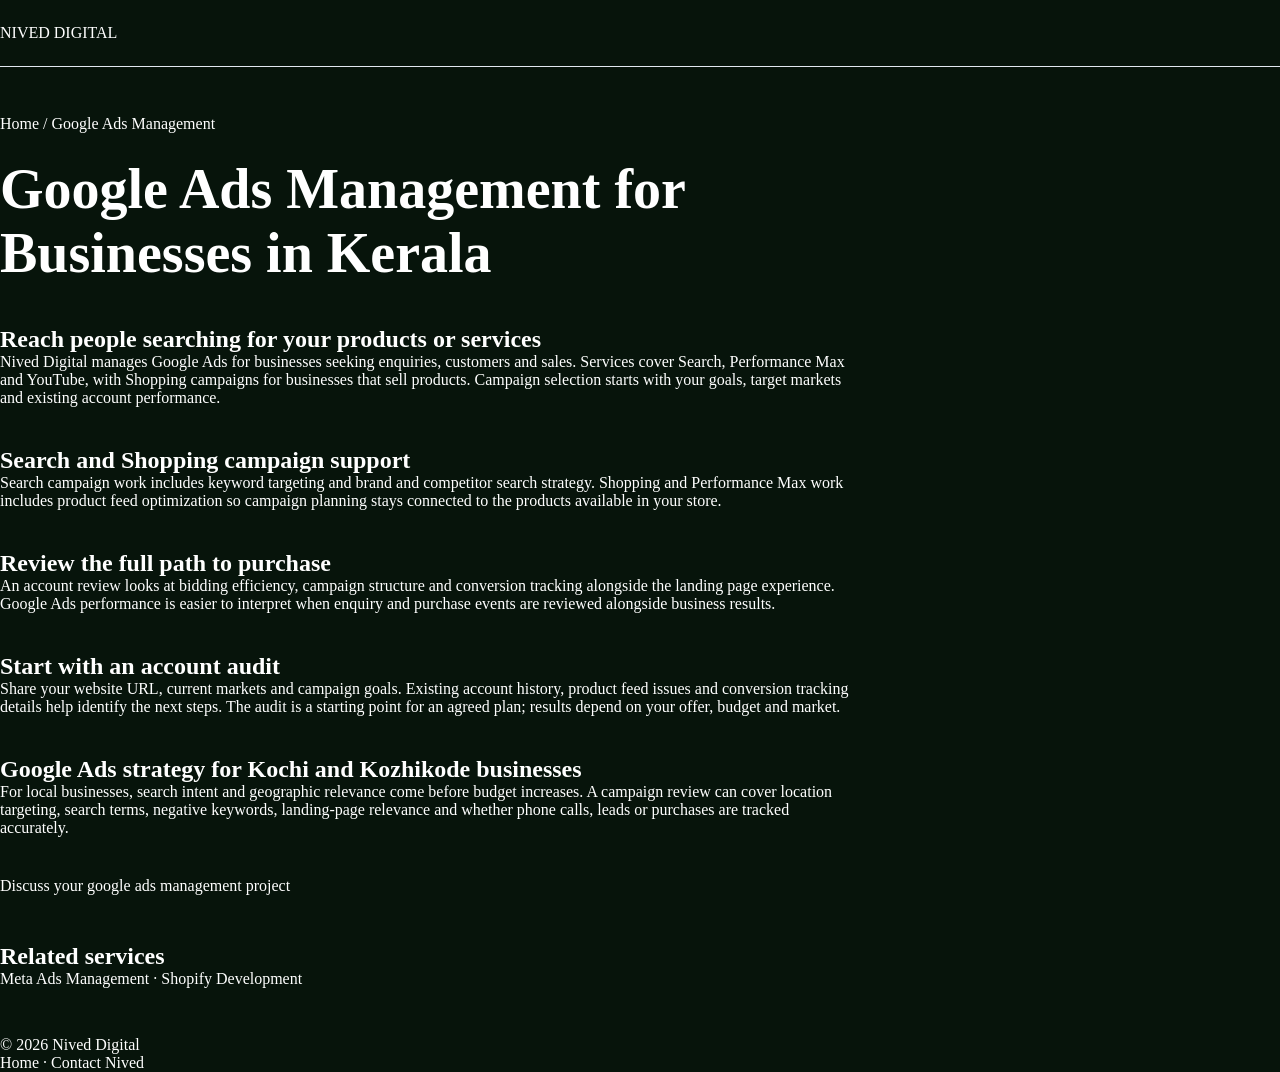
<file: services/google-ads-management/index.html>
<!DOCTYPE html>
<html lang="en"><head><meta charset="UTF-8"><meta name="viewport" content="width=device-width, initial-scale=1.0">
<title>Google Ads Specialist in Kerala | Amal Nived</title><meta name="description" content="Google Ads management by Amal Nived, a performance marketer from Kozhikode, Kerala. Search and Performance Max campaigns for leads and online sales.">
<link rel="canonical" href="https://niveddigital.com/services/google-ads-management/"><meta name="robots" content="index, follow, max-image-preview:large">
<meta property="og:type" content="website"><meta property="og:title" content="Google Ads Specialist in Kerala | Amal Nived"><meta property="og:description" content="Google Ads management by Amal Nived, a performance marketer from Kozhikode, Kerala. Search and Performance Max campaigns for leads and online sales."><meta property="og:url" content="https://niveddigital.com/services/google-ads-management/"><meta property="og:image" content="https://niveddigital.com/assets/images/project_meta_ads.jpg"><meta name="twitter:card" content="summary_large_image">
<link rel="icon" href="/assets/favicon.svg" type="image/svg+xml"><link rel="preconnect" href="https://fonts.googleapis.com"><link rel="preconnect" href="https://fonts.gstatic.com" crossorigin><link rel="stylesheet" href="https://fonts.googleapis.com/css2?family=Inter:wght@300;400;500;600;700&amp;family=Plus+Jakarta+Sans:wght@400;500;600;700;800&amp;display=swap"><link rel="stylesheet" href="/styles.css">
<script type="application/ld+json">{"@context":"https://schema.org","@graph":[{"@type":"Service","@id":"https://niveddigital.com/services/google-ads-management/#service","name":"Google Ads Management","url":"https://niveddigital.com/services/google-ads-management/","description":"Google Search, Shopping and Performance Max campaign planning and management for businesses, with location targeting and conversion measurement.","provider":{"@type":"Person","@id":"https://niveddigital.com/#person","name":"Amal Nived","url":"https://niveddigital.com/"}},{"@type":"BreadcrumbList","itemListElement":[{"@type":"ListItem","position":1,"name":"Home","item":"https://niveddigital.com/"},{"@type":"ListItem","position":2,"name":"Google Ads Management","item":"https://niveddigital.com/services/google-ads-management/"}]}]}</script></head>
<body><header style="padding:1.5rem 0;border-bottom:1px solid #e2e8f0"><nav class="container" aria-label="Main navigation"><a href="/" class="brand-logo">NIVED DIGITAL</a></nav></header>
<main class="container" style="max-width:850px;padding-top:3rem;padding-bottom:3rem"><nav aria-label="Breadcrumb"><a href="/">Home</a> / Google Ads Management</nav><h1 style="font-size:clamp(2rem,5vw,3.5rem);line-height:1.15;margin:1.5rem 0">Google Ads Management for Businesses in Kerala</h1><section style="margin: 2.5rem 0"><h2>Reach people searching for your products or services</h2><p>Nived Digital manages Google Ads for businesses seeking enquiries, customers and sales. Services cover Search, Performance Max and YouTube, with Shopping campaigns for businesses that sell products. Campaign selection starts with your goals, target markets and existing account performance.</p></section><section style="margin: 2.5rem 0"><h2>Search and Shopping campaign support</h2><p>Search campaign work includes keyword targeting and brand and competitor search strategy. Shopping and Performance Max work includes product feed optimization so campaign planning stays connected to the products available in your store.</p></section><section style="margin: 2.5rem 0"><h2>Review the full path to purchase</h2><p>An account review looks at bidding efficiency, campaign structure and conversion tracking alongside the landing page experience. Google Ads performance is easier to interpret when enquiry and purchase events are reviewed alongside business results.</p></section><section style="margin: 2.5rem 0"><h2>Start with an account audit</h2><p>Share your website URL, current markets and campaign goals. Existing account history, product feed issues and conversion tracking details help identify the next steps. The audit is a starting point for an agreed plan; results depend on your offer, budget and market.</p></section>
<section style="margin:2.5rem 0"><h2>Google Ads strategy for Kochi and Kozhikode businesses</h2><p>For local businesses, search intent and geographic relevance come before budget increases. A campaign review can cover location targeting, search terms, negative keywords, landing-page relevance and whether phone calls, leads or purchases are tracked accurately.</p></section>
<a href="/#contact" class="btn btn-primary">Discuss your google ads management project</a><section style="margin-top:3rem"><h2>Related services</h2><p><a href="/services/meta-ads-management/">Meta Ads Management</a> · <a href="/services/shopify-development/">Shopify Development</a></p></section></main>
<footer class="footer"><div class="container"><p>© 2026 Nived Digital</p><a href="/">Home</a> · <a href="mailto:contact@niveddigital.com">Contact Nived</a></div></footer></body></html>
</file>
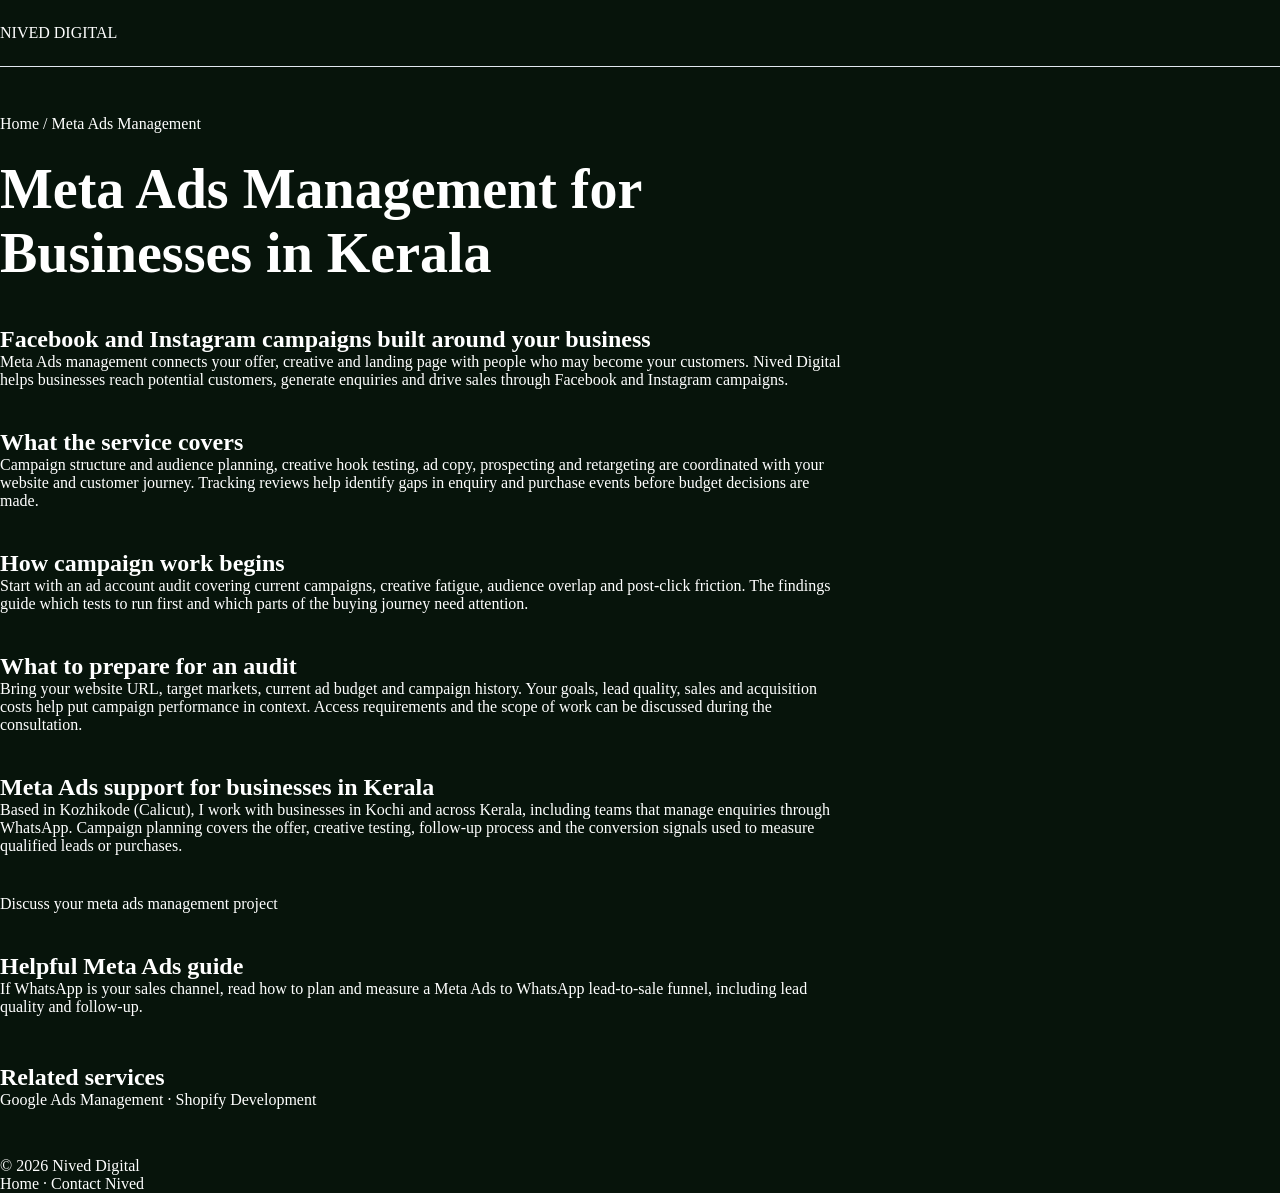
<file: services/meta-ads-management/index.html>
<!DOCTYPE html>
<html lang="en"><head><meta charset="UTF-8"><meta name="viewport" content="width=device-width, initial-scale=1.0">
<title>Meta Ads Specialist in Kerala | Amal Nived</title><meta name="description" content="Meta Ads specialist Amal Nived helps businesses in Kochi, Kozhikode and across Kerala with Facebook ads, lead generation, WhatsApp enquiries and sales.">
<link rel="canonical" href="https://niveddigital.com/services/meta-ads-management/"><meta name="robots" content="index, follow, max-image-preview:large">
<meta property="og:type" content="website"><meta property="og:title" content="Meta Ads Specialist in Kerala | Amal Nived"><meta property="og:description" content="Meta Ads specialist Amal Nived helps businesses in Kochi, Kozhikode and across Kerala with Facebook ads, lead generation, WhatsApp enquiries and sales."><meta property="og:url" content="https://niveddigital.com/services/meta-ads-management/"><meta property="og:image" content="https://niveddigital.com/assets/images/project_meta_ads.jpg"><meta name="twitter:card" content="summary_large_image">
<link rel="icon" href="/assets/favicon.svg" type="image/svg+xml"><link rel="preconnect" href="https://fonts.googleapis.com"><link rel="preconnect" href="https://fonts.gstatic.com" crossorigin><link rel="stylesheet" href="https://fonts.googleapis.com/css2?family=Inter:wght@300;400;500;600;700&amp;family=Plus+Jakarta+Sans:wght@400;500;600;700;800&amp;display=swap"><link rel="stylesheet" href="/styles.css">
<script type="application/ld+json">{"@context":"https://schema.org","@graph":[{"@type":"Service","@id":"https://niveddigital.com/services/meta-ads-management/#service","name":"Meta Ads Management","url":"https://niveddigital.com/services/meta-ads-management/","description":"Facebook and Instagram campaign planning, creative testing, lead generation, WhatsApp enquiries and conversion tracking for Kerala-based and remote clients.","provider":{"@type":"Person","@id":"https://niveddigital.com/#person","name":"Amal Nived","url":"https://niveddigital.com/"}},{"@type":"BreadcrumbList","itemListElement":[{"@type":"ListItem","position":1,"name":"Home","item":"https://niveddigital.com/"},{"@type":"ListItem","position":2,"name":"Meta Ads Management","item":"https://niveddigital.com/services/meta-ads-management/"}]}]}</script></head>
<body><header style="padding:1.5rem 0;border-bottom:1px solid #e2e8f0"><nav class="container" aria-label="Main navigation"><a href="/" class="brand-logo">NIVED DIGITAL</a></nav></header>
<main class="container" style="max-width:850px;padding-top:3rem;padding-bottom:3rem"><nav aria-label="Breadcrumb"><a href="/">Home</a> / Meta Ads Management</nav><h1 style="font-size:clamp(2rem,5vw,3.5rem);line-height:1.15;margin:1.5rem 0">Meta Ads Management for Businesses in Kerala</h1><section style="margin: 2.5rem 0"><h2>Facebook and Instagram campaigns built around your business</h2><p>Meta Ads management connects your offer, creative and landing page with people who may become your customers. Nived Digital helps businesses reach potential customers, generate enquiries and drive sales through Facebook and Instagram campaigns.</p></section><section style="margin: 2.5rem 0"><h2>What the service covers</h2><p>Campaign structure and audience planning, creative hook testing, ad copy, prospecting and retargeting are coordinated with your website and customer journey. Tracking reviews help identify gaps in enquiry and purchase events before budget decisions are made.</p></section><section style="margin: 2.5rem 0"><h2>How campaign work begins</h2><p>Start with an ad account audit covering current campaigns, creative fatigue, audience overlap and post-click friction. The findings guide which tests to run first and which parts of the buying journey need attention.</p></section><section style="margin: 2.5rem 0"><h2>What to prepare for an audit</h2><p>Bring your website URL, target markets, current ad budget and campaign history. Your goals, lead quality, sales and acquisition costs help put campaign performance in context. Access requirements and the scope of work can be discussed during the consultation.</p></section>
<section style="margin:2.5rem 0"><h2>Meta Ads support for businesses in Kerala</h2><p>Based in Kozhikode (Calicut), I work with businesses in Kochi and across Kerala, including teams that manage enquiries through WhatsApp. Campaign planning covers the offer, creative testing, follow-up process and the conversion signals used to measure qualified leads or purchases.</p></section>
<a href="/#contact" class="btn btn-primary">Discuss your meta ads management project</a><section style="margin-top:2.5rem"><h2>Helpful Meta Ads guide</h2><p>If WhatsApp is your sales channel, read <a href="/insights/meta-ads-whatsapp-lead-generation/">how to plan and measure a Meta Ads to WhatsApp lead-to-sale funnel</a>, including lead quality and follow-up.</p></section><section style="margin-top:3rem"><h2>Related services</h2><p><a href="/services/google-ads-management/">Google Ads Management</a> · <a href="/services/shopify-development/">Shopify Development</a></p></section></main>
<footer class="footer"><div class="container"><p>© 2026 Nived Digital</p><a href="/">Home</a> · <a href="mailto:contact@niveddigital.com">Contact Nived</a></div></footer></body></html>
</file>
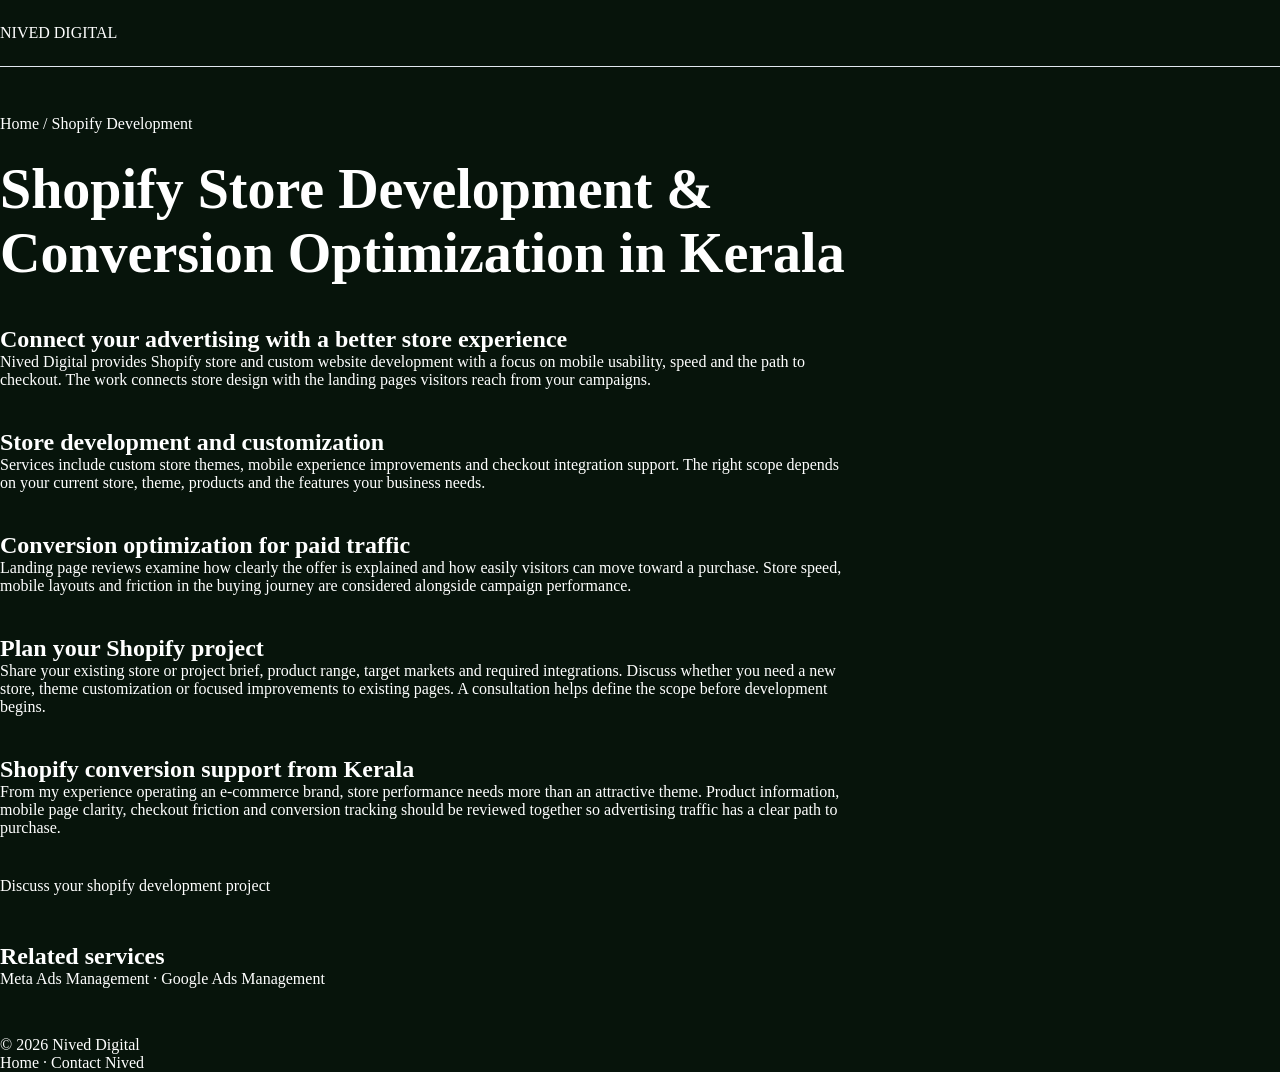
<file: services/shopify-development/index.html>
<!DOCTYPE html>
<html lang="en"><head><meta charset="UTF-8"><meta name="viewport" content="width=device-width, initial-scale=1.0">
<title>Shopify Development & CRO in Kerala | Amal Nived</title><meta name="description" content="Shopify development and conversion optimization by Amal Nived in Kerala. Improve mobile product pages, checkout experiences and paid-traffic landing pages.">
<link rel="canonical" href="https://niveddigital.com/services/shopify-development/"><meta name="robots" content="noindex, follow">
<meta property="og:type" content="website"><meta property="og:title" content="Shopify Development & CRO in Kerala | Amal Nived"><meta property="og:description" content="Shopify development and conversion optimization by Amal Nived in Kerala. Improve mobile product pages, checkout experiences and paid-traffic landing pages."><meta property="og:url" content="https://niveddigital.com/services/shopify-development/"><meta property="og:image" content="https://niveddigital.com/assets/images/project_meta_ads.jpg"><meta name="twitter:card" content="summary_large_image">
<link rel="icon" href="/assets/favicon.svg" type="image/svg+xml"><link rel="preconnect" href="https://fonts.googleapis.com"><link rel="preconnect" href="https://fonts.gstatic.com" crossorigin><link rel="stylesheet" href="https://fonts.googleapis.com/css2?family=Inter:wght@300;400;500;600;700&amp;family=Plus+Jakarta+Sans:wght@400;500;600;700;800&amp;display=swap"><link rel="stylesheet" href="/styles.css">
<script type="application/ld+json">{"@context":"https://schema.org","@graph":[{"@type":"Service","@id":"https://niveddigital.com/services/shopify-development/#service","name":"Shopify Development","url":"https://niveddigital.com/services/shopify-development/","description":"Shopify development and conversion optimization for mobile product pages, paid-traffic landing pages, site speed and checkout experience.","provider":{"@type":"Person","@id":"https://niveddigital.com/#person","name":"Amal Nived","url":"https://niveddigital.com/"}},{"@type":"BreadcrumbList","itemListElement":[{"@type":"ListItem","position":1,"name":"Home","item":"https://niveddigital.com/"},{"@type":"ListItem","position":2,"name":"Shopify Development","item":"https://niveddigital.com/services/shopify-development/"}]}]}</script></head>
<body><header style="padding:1.5rem 0;border-bottom:1px solid #e2e8f0"><nav class="container" aria-label="Main navigation"><a href="/" class="brand-logo">NIVED DIGITAL</a></nav></header>
<main class="container" style="max-width:850px;padding-top:3rem;padding-bottom:3rem"><nav aria-label="Breadcrumb"><a href="/">Home</a> / Shopify Development</nav><h1 style="font-size:clamp(2rem,5vw,3.5rem);line-height:1.15;margin:1.5rem 0">Shopify Store Development &amp; Conversion Optimization in Kerala</h1><section style="margin: 2.5rem 0"><h2>Connect your advertising with a better store experience</h2><p>Nived Digital provides Shopify store and custom website development with a focus on mobile usability, speed and the path to checkout. The work connects store design with the landing pages visitors reach from your campaigns.</p></section><section style="margin: 2.5rem 0"><h2>Store development and customization</h2><p>Services include custom store themes, mobile experience improvements and checkout integration support. The right scope depends on your current store, theme, products and the features your business needs.</p></section><section style="margin: 2.5rem 0"><h2>Conversion optimization for paid traffic</h2><p>Landing page reviews examine how clearly the offer is explained and how easily visitors can move toward a purchase. Store speed, mobile layouts and friction in the buying journey are considered alongside campaign performance.</p></section><section style="margin: 2.5rem 0"><h2>Plan your Shopify project</h2><p>Share your existing store or project brief, product range, target markets and required integrations. Discuss whether you need a new store, theme customization or focused improvements to existing pages. A consultation helps define the scope before development begins.</p></section>
<section style="margin:2.5rem 0"><h2>Shopify conversion support from Kerala</h2><p>From my experience operating an e-commerce brand, store performance needs more than an attractive theme. Product information, mobile page clarity, checkout friction and conversion tracking should be reviewed together so advertising traffic has a clear path to purchase.</p></section>
<a href="/#contact" class="btn btn-primary">Discuss your shopify development project</a><section style="margin-top:3rem"><h2>Related services</h2><p><a href="/services/meta-ads-management/">Meta Ads Management</a> · <a href="/services/google-ads-management/">Google Ads Management</a></p></section></main>
<footer class="footer"><div class="container"><p>© 2026 Nived Digital</p><a href="/">Home</a> · <a href="mailto:contact@niveddigital.com">Contact Nived</a></div></footer></body></html>
</file>
<file: styles.css>
/* ==========================================================================
   NIVED DIGITAL — PORTFOLIO DESIGN SYSTEM
   Inspired by dmirsha.com:
   - Primary Font: 'Manrope', sans-serif
   - Atmosphere: Dark Obsidian & Deep Green (#07140b / #0a0f0c)
   - Signature Brand Accent: Neon Growth Green (#20BF55)
   - Clean, Crisp Geometric Typography & Sleek Modern Spacing
   ========================================================================== */

/* --------------------------------------------------------------------------
   1. CSS VARIABLES & DESIGN TOKENS
   -------------------------------------------------------------------------- */
:root {
  /* dmirsha.com Signature Color Palette */
  --green: #20BF55;
  --green-light: #65E98F;
  --green-hover: #19a94b;
  --green-glow: rgba(32, 191, 85, 0.22);
  --green-subtle: rgba(32, 191, 85, 0.08);

  --bg-deep: #07140b;
  --bg-main: #0a0f0c;
  --bg-card: #0e1611;
  --bg-card-hover: #121e16;
  --bg-surface: #101c13;

  --border-subtle: rgba(255, 255, 255, 0.08);
  --border-medium: rgba(255, 255, 255, 0.14);
  --border-green: rgba(32, 191, 85, 0.35);

  --white: #ffffff;
  --text-main: #ffffff;
  --text-secondary: rgba(255, 255, 255, 0.88);
  --text-muted: rgba(255, 255, 255, 0.65);
  --text-faint: rgba(255, 255, 255, 0.4);

  --font-main: 'Manrope', -apple-system, BlinkMacSystemFont, 'Segoe UI', Roboto, sans-serif;
  --font-mono: 'JetBrains Mono', monospace;

  --radius-xs: 6px;
  --radius-sm: 10px;
  --radius-md: 16px;
  --radius-lg: 24px;
  --radius-xl: 32px;
  --radius-pill: 9999px;

  --shadow-sm: 0 4px 12px rgba(0, 0, 0, 0.3);
  --shadow-md: 0 12px 30px rgba(0, 0, 0, 0.45);
  --shadow-lg: 0 25px 60px rgba(0, 0, 0, 0.6);
  --shadow-glow: 0 0 30px rgba(32, 191, 85, 0.25);

  --transition-fast: 0.18s cubic-bezier(0.16, 1, 0.3, 1);
  --transition-smooth: 0.35s cubic-bezier(0.16, 1, 0.3, 1);
}

/* --------------------------------------------------------------------------
   2. GLOBAL RESETS & BASE STYLES
   -------------------------------------------------------------------------- */
*, *::before, *::after {
  box-sizing: border-box;
  margin: 0;
  padding: 0;
}

html {
  font-size: 16px;
  scroll-behavior: smooth;
  scroll-padding-top: 100px;
  background-color: var(--bg-deep);
  color: var(--text-main);
  -webkit-font-smoothing: antialiased;
  -moz-osx-font-smoothing: grayscale;
  overflow-x: hidden;
}

body.dm-body {
  font-family: var(--font-main);
  background-color: var(--bg-deep);
  color: var(--text-main);
  line-height: 1.65;
  min-height: 100vh;
  position: relative;
  overflow-x: hidden;
}

img, video {
  max-width: 100%;
  height: auto;
  display: block;
}

a {
  color: inherit;
  text-decoration: none;
  transition: color var(--transition-fast);
}

button {
  font-family: inherit;
  cursor: pointer;
  border: none;
  background: none;
  color: inherit;
}

ul, ol {
  list-style: none;
}

input, select, textarea {
  font-family: inherit;
}

.text-green { color: var(--green) !important; }
.font-mono { font-family: var(--font-mono); }

/* Ambient Glow Orbs */
.dm-bg-ambient {
  position: fixed;
  pointer-events: none;
  border-radius: 50%;
  filter: blur(140px);
  z-index: 0;
  opacity: 0.18;
}

.dm-bg-ambient-1 {
  width: 550px;
  height: 550px;
  top: -80px;
  left: 5%;
  background: radial-gradient(circle, var(--green) 0%, transparent 70%);
}

.dm-bg-ambient-2 {
  width: 600px;
  height: 600px;
  top: 40%;
  right: -100px;
  background: radial-gradient(circle, var(--green-hover) 0%, transparent 70%);
}

.dm-bg-ambient-3 {
  width: 500px;
  height: 500px;
  bottom: 5%;
  left: 10%;
  background: radial-gradient(circle, #117B37 0%, transparent 70%);
}

.dm-container {
  width: 90%;
  max-width: 1200px;
  margin: 0 auto;
  position: relative;
  z-index: 1;
}

.dm-section-head {
  text-align: center;
  max-width: 780px;
  margin: 0 auto 55px auto;
}

.dm-eyebrow {
  font-size: 11px;
  font-weight: 700;
  letter-spacing: 2px;
  text-transform: uppercase;
  color: var(--green);
  margin-bottom: 12px;
}

.dm-title {
  font-size: clamp(2rem, 3.4vw + 0.5rem, 2.85rem);
  font-weight: 800;
  color: var(--white);
  line-height: 1.22;
  letter-spacing: -1.2px;
  margin-bottom: 16px;
}

.dm-desc {
  font-size: 1.05rem;
  color: var(--text-muted);
  line-height: 1.7;
}

.dm-pulse-dot {
  display: inline-block;
  width: 8px;
  height: 8px;
  border-radius: 50%;
  background: var(--green);
  box-shadow: 0 0 10px var(--green);
  animation: pulseBlink 2s infinite ease-in-out;
  margin-right: 6px;
}

@keyframes pulseBlink {
  0%, 100% { opacity: 1; transform: scale(1); }
  50% { opacity: 0.35; transform: scale(0.85); }
}

/* --------------------------------------------------------------------------
   3. BUTTONS (dmirsha.com style)
   -------------------------------------------------------------------------- */
.dm-btn {
  display: inline-flex;
  align-items: center;
  justify-content: center;
  gap: 10px;
  padding: 14px 28px;
  border-radius: var(--radius-pill);
  font-size: 0.95rem;
  font-weight: 700;
  transition: all var(--transition-smooth);
  white-space: nowrap;
}

.dm-btn-sm {
  padding: 10px 22px;
  font-size: 0.88rem;
}

.dm-btn-lg {
  padding: 18px 36px;
  font-size: 1.05rem;
}

.dm-btn-primary {
  background: var(--green);
  color: #07140b;
  box-shadow: 0 4px 20px rgba(32, 191, 85, 0.35);
}

.dm-btn-primary:hover {
  background: var(--green-hover);
  transform: translateY(-2px);
  box-shadow: 0 8px 30px rgba(32, 191, 85, 0.5);
  color: #07140b;
}

.dm-btn-wa {
  background: #25D366;
  color: #ffffff;
  box-shadow: 0 4px 20px rgba(37, 211, 102, 0.35);
}

.dm-btn-wa:hover {
  background: #20ba5a;
  transform: translateY(-2px);
  box-shadow: 0 8px 30px rgba(37, 211, 102, 0.5);
  color: #ffffff;
}

.dm-btn-block {
  width: 100%;
}

/* --------------------------------------------------------------------------
   4. NAVIGATION BAR (dm-nav style)
   -------------------------------------------------------------------------- */
.dm-nav-container {
  position: fixed;
  top: 18px;
  left: 0;
  right: 0;
  z-index: 1000;
  padding: 0 20px;
  transition: all var(--transition-smooth);
}

.dm-nav-wrapper {
  max-width: 1200px;
  margin: 0 auto;
  display: flex;
  align-items: center;
  justify-content: space-between;
  padding: 12px 24px;
  background: rgba(7, 20, 11, 0.85);
  backdrop-filter: blur(18px);
  -webkit-backdrop-filter: blur(18px);
  border: 1px solid var(--border-subtle);
  border-radius: var(--radius-pill);
  box-shadow: var(--shadow-md);
  transition: all var(--transition-smooth);
}

.dm-nav-container.scrolled .dm-nav-wrapper {
  background: rgba(7, 20, 11, 0.96);
  border-color: rgba(32, 191, 85, 0.25);
  box-shadow: 0 12px 35px rgba(0, 0, 0, 0.6);
  padding: 10px 20px;
}

.dm-logo {
  display: flex;
  align-items: center;
  gap: 10px;
}

.dm-logo-icon {
  width: 36px;
  height: 36px;
  border-radius: var(--radius-sm);
  background: rgba(32, 191, 85, 0.15);
  border: 1px solid var(--border-green);
  display: flex;
  align-items: center;
  justify-content: center;
  color: var(--green);
  font-size: 1rem;
}

.dm-logo-text {
  display: flex;
  flex-direction: column;
}

.dm-logo-title {
  font-size: 1.15rem;
  font-weight: 800;
  letter-spacing: -0.5px;
  color: var(--white);
  line-height: 1;
}

.dm-logo-title span {
  color: var(--green);
}

.dm-logo-sub {
  font-size: 0.62rem;
  font-weight: 700;
  color: var(--green);
  letter-spacing: 2px;
  line-height: 1.2;
}

.dm-nav-menu {
  display: flex;
  align-items: center;
  gap: 24px;
}

.dm-nav-link {
  font-size: 0.9rem;
  font-weight: 600;
  color: var(--text-muted);
  position: relative;
  transition: color var(--transition-fast);
}

.dm-nav-link:hover, .dm-nav-link.active {
  color: var(--white);
}

.dm-nav-link.active::after {
  content: '';
  position: absolute;
  bottom: -6px;
  left: 0;
  right: 0;
  height: 2px;
  background: var(--green);
  border-radius: 2px;
  box-shadow: 0 0 8px var(--green);
}

.dm-nav-actions {
  display: flex;
  align-items: center;
  gap: 12px;
}

.dm-nav-wa-btn {
  display: inline-flex;
  align-items: center;
  gap: 6px;
  padding: 8px 16px;
  border-radius: var(--radius-pill);
  background: rgba(37, 211, 102, 0.12);
  border: 1px solid rgba(37, 211, 102, 0.3);
  color: #25D366;
  font-size: 0.85rem;
  font-weight: 700;
  transition: all var(--transition-fast);
}

.dm-nav-wa-btn:hover {
  background: #25D366;
  color: #ffffff;
  transform: translateY(-2px);
  box-shadow: 0 4px 15px rgba(37, 211, 102, 0.4);
}

.dm-mobile-toggle {
  display: none;
  flex-direction: column;
  gap: 5px;
  width: 34px;
  height: 34px;
  justify-content: center;
  align-items: center;
  background: transparent;
  cursor: pointer;
  padding: 4px;
}

.dm-mobile-toggle .bar {
  width: 20px;
  height: 2px;
  background-color: var(--white);
  border-radius: 2px;
  transition: all var(--transition-fast);
}

.dm-mobile-drawer-cta {
  display: none;
}

/* --------------------------------------------------------------------------
   5. HERO SECTION (dm-hero-final exact match)
   -------------------------------------------------------------------------- */
.dm-hero-final {
  width: 100%;
  padding: 130px 5% 40px;
  position: relative;
  overflow: hidden;
  color: var(--white);
  font-family: var(--font-main);
  z-index: 1;
}

.dm-hero-final__inner {
  max-width: 1200px;
  min-height: 580px;
  margin: 0 auto;
  display: grid;
  grid-template-columns: 1.1fr 0.9fr;
  align-items: end;
  gap: 40px;
}

.dm-hero-final__content {
  position: relative;
  z-index: 2;
  padding: 20px 0;
}

.dm-hero-final__label {
  margin: 0 0 16px;
  color: var(--green);
  font-size: 11px;
  font-weight: 700;
  letter-spacing: 1.8px;
  line-height: 1.6;
  text-transform: uppercase;
  display: flex;
  align-items: center;
}

.dm-hero-final__name {
  margin: 0 0 16px !important;
  color: #fff !important;
  font-size: clamp(42px, 5.2vw, 68px) !important;
  font-weight: 800 !important;
  line-height: 1.1 !important;
  letter-spacing: -2.5px !important;
}

.dm-hero-final__name span {
  color: var(--green);
}

.dm-hero-final__heading {
  max-width: 540px;
  margin: 0 0 18px 0 !important;
  color: rgba(255, 255, 255, 0.92) !important;
  font-size: clamp(19px, 2vw, 24px) !important;
  font-weight: 600 !important;
  line-height: 1.45 !important;
  letter-spacing: -0.5px !important;
}

.dm-hero-final__description {
  max-width: 520px;
  margin: 0 0 28px 0 !important;
  color: var(--text-muted) !important;
  font-size: 14px !important;
  font-weight: 400 !important;
  line-height: 1.85 !important;
}

.dm-hero-final__actions {
  display: flex;
  flex-wrap: wrap;
  align-items: center;
  gap: 20px;
  margin-bottom: 30px;
}

.dm-hero-final__button {
  display: inline-flex;
  align-items: center;
  gap: 10px;
  padding: 15px 32px;
  background: var(--green);
  color: #07140b;
  border-radius: var(--radius-pill);
  font-size: 0.95rem;
  font-weight: 800;
  box-shadow: 0 4px 25px rgba(32, 191, 85, 0.4);
  transition: all var(--transition-smooth);
}

.dm-hero-final__button:hover {
  background: var(--green-hover);
  transform: translateY(-2px);
  box-shadow: 0 8px 35px rgba(32, 191, 85, 0.55);
  color: #07140b;
}

.dm-hero-final__about {
  display: inline-flex;
  align-items: center;
  gap: 8px;
  font-size: 0.95rem;
  font-weight: 600;
  color: rgba(255, 255, 255, 0.85);
  transition: all var(--transition-fast);
}

.dm-hero-final__about:hover {
  color: var(--green);
  gap: 12px;
}

.dm-hero-final__expertise {
  display: flex;
  flex-wrap: wrap;
  gap: 10px;
  margin-bottom: 30px;
}

.dm-hero-final__expertise span {
  font-size: 12px;
  font-weight: 600;
  padding: 6px 14px;
  border-radius: var(--radius-pill);
  background: rgba(255, 255, 255, 0.04);
  border: 1px solid var(--border-subtle);
  color: rgba(255, 255, 255, 0.85);
}

/* Proof stats bar */
.dm-hero-proof {
  display: flex;
  align-items: center;
  gap: 22px;
  padding-top: 24px;
  border-top: 1px solid var(--border-subtle);
}

.dm-proof-stat {
  display: flex;
  flex-direction: column;
}

.dm-stat-num {
  font-size: 1.4rem;
  font-weight: 800;
  font-family: var(--font-mono);
  color: var(--green);
  line-height: 1.1;
}

.dm-stat-txt {
  font-size: 0.75rem;
  color: var(--text-muted);
}

.dm-proof-sep {
  width: 1px;
  height: 32px;
  background: var(--border-subtle);
}

/* Hero Portrait & Glow (Exact dmirsha.com visual layout) */
.dm-hero-final__visual {
  position: relative;
  width: 100%;
  height: 590px;
  align-self: end;
  display: flex;
  align-items: flex-end;
  justify-content: center;
  animation: dmFinalPhoto 0.9s 0.15s ease both;
}

@keyframes dmFinalPhoto {
  0% { opacity: 0; transform: translateY(20px); }
  100% { opacity: 1; transform: translateY(0); }
}

.dm-hero-final__glow {
  position: absolute;
  width: 85%;
  height: 70%;
  bottom: 5%;
  left: 50%;
  transform: translateX(-50%);
  background: radial-gradient(
    circle at center,
    rgba(32, 191, 85, 0.35) 0%,
    rgba(32, 191, 85, 0.16) 40%,
    transparent 72%
  );
  filter: blur(36px);
  pointer-events: none;
  z-index: 1;
}

.dm-hero-final__image {
  position: relative;
  width: 100%;
  height: 100%;
  display: flex;
  justify-content: center;
  align-items: flex-end;
  overflow: hidden;
  z-index: 2;
}

.dm-photo-img {
  display: block;
  position: relative;
  z-index: 2;
  width: 100%;
  height: 100%;
  max-height: 590px;
  object-fit: contain;
  object-position: center bottom;
  transition: transform 0.7s cubic-bezier(0.16, 1, 0.3, 1);
  filter: drop-shadow(0 15px 35px rgba(0, 0, 0, 0.7));
}

.dm-hero-final__visual:hover .dm-photo-img {
  transform: scale(1.02);
}

.dm-hero-final__location {
  position: absolute;
  z-index: 3;
  right: 0;
  bottom: 22px;
  color: rgba(255, 255, 255, 0.55);
  font-size: 10px;
  font-weight: 700;
  letter-spacing: 2px;
  text-transform: uppercase;
}

/* --------------------------------------------------------------------------
   6. BRANDS MARQUEE (dm-brands-section exact match)
   -------------------------------------------------------------------------- */
.dm-brands-section {
  width: 100%;
  padding: 65px 0 55px;
  background: transparent;
  font-family: var(--font-main);
  overflow: hidden;
  border-top: 1px solid var(--border-subtle);
  border-bottom: 1px solid var(--border-subtle);
  position: relative;
  z-index: 1;
}

.dm-brands-heading {
  max-width: 1200px;
  margin: 0 auto 34px;
  padding: 0 24px;
  text-align: center;
}

.dm-brands-eyebrow {
  font-size: 11px;
  font-weight: 700;
  letter-spacing: 2px;
  color: var(--green);
  text-transform: uppercase;
  margin-bottom: 8px;
}

.dm-brands-title {
  font-size: clamp(1.8rem, 3vw, 2.3rem);
  font-weight: 800;
  color: var(--white);
  letter-spacing: -1px;
}

.dm-brands-viewport {
  width: 100%;
  overflow: hidden;
  user-select: none;
}

.dm-brands-track {
  display: flex;
  align-items: center;
  gap: 20px;
  width: max-content;
  animation: dmBrandsScroll 32s linear infinite;
}

.dm-brands-track:hover {
  animation-play-state: paused;
}

.dm-brand-logo {
  flex-shrink: 0;
}

.dm-brand-pill {
  display: inline-flex;
  align-items: center;
  gap: 10px;
  padding: 12px 24px;
  border-radius: var(--radius-pill);
  background: var(--bg-card);
  border: 1px solid var(--border-subtle);
  color: var(--white);
  font-size: 0.92rem;
  font-weight: 700;
  white-space: nowrap;
  transition: all var(--transition-fast);
}

.dm-brand-pill i {
  color: var(--green);
  font-size: 1.1rem;
}

.dm-brand-pill:hover {
  border-color: var(--border-green);
  transform: translateY(-2px);
  background: var(--bg-card-hover);
}

.dm-pill-tech {
  background: rgba(32, 191, 85, 0.05);
  border-color: rgba(32, 191, 85, 0.2);
}

@keyframes dmBrandsScroll {
  0% { transform: translateX(0); }
  100% { transform: translateX(-50%); }
}

/* --------------------------------------------------------------------------
   7. ABOUT SECTION (dm-about style)
   -------------------------------------------------------------------------- */
.dm-about-section {
  padding: 95px 0;
  position: relative;
  z-index: 1;
}

.dm-about-grid {
  display: grid;
  grid-template-columns: repeat(3, 1fr);
  gap: 28px;
}

.dm-about-card {
  background: var(--bg-card);
  border: 1px solid var(--border-subtle);
  border-radius: var(--radius-lg);
  padding: 38px 30px;
  display: flex;
  flex-direction: column;
  position: relative;
  transition: all var(--transition-smooth);
}

.dm-about-card:hover {
  border-color: var(--border-green);
  transform: translateY(-4px);
  box-shadow: 0 15px 35px rgba(0, 0, 0, 0.5);
}

.dm-about-card-featured {
  border-color: rgba(32, 191, 85, 0.3);
  box-shadow: 0 10px 30px rgba(32, 191, 85, 0.08);
}

.dm-about-num {
  font-size: 2.2rem;
  font-weight: 800;
  font-family: var(--font-mono);
  color: rgba(255, 255, 255, 0.25);
  line-height: 1;
  margin-bottom: 20px;
}

.dm-about-title {
  font-size: 1.35rem;
  font-weight: 700;
  color: var(--white);
  line-height: 1.3;
  margin-bottom: 14px;
}

.dm-about-text {
  font-size: 0.95rem;
  color: var(--text-muted);
  line-height: 1.7;
  margin-bottom: 24px;
  flex-grow: 1;
}

.dm-about-tag {
  align-self: flex-start;
  font-size: 0.78rem;
  font-weight: 700;
  color: var(--green);
  padding: 6px 14px;
  border-radius: var(--radius-pill);
  background: var(--green-subtle);
  border: 1px solid rgba(32, 191, 85, 0.25);
}

/* --------------------------------------------------------------------------
   8. CORE SERVICES SECTION (dm-services exact match)
   -------------------------------------------------------------------------- */
.dm-services {
  width: 100%;
  padding: 85px 0;
  background: var(--bg-main);
  border-top: 1px solid var(--border-subtle);
  border-bottom: 1px solid var(--border-subtle);
  position: relative;
  z-index: 1;
}

.dm-services-inner {
  width: 90%;
  max-width: 1200px;
  margin: 0 auto;
}

.dm-services-header {
  text-align: center;
  max-width: 780px;
  margin: 0 auto 55px auto;
}

.dm-services-eyebrow {
  font-size: 11px;
  font-weight: 700;
  letter-spacing: 2px;
  color: var(--green);
  text-transform: uppercase;
  margin-bottom: 10px;
}

.dm-services-title {
  font-size: clamp(2rem, 3.4vw + 0.5rem, 2.85rem);
  font-weight: 800;
  color: var(--white);
  letter-spacing: -1.2px;
  margin-bottom: 14px;
}

.dm-services-sub {
  font-size: 1.05rem;
  color: var(--text-muted);
  line-height: 1.65;
}

.dm-services-grid {
  display: grid;
  grid-template-columns: repeat(3, 1fr);
  gap: 28px;
}

.dm-service-card {
  background: var(--bg-card);
  border: 1px solid var(--border-subtle);
  border-radius: var(--radius-lg);
  padding: 36px 30px;
  display: flex;
  flex-direction: column;
  transition: all var(--transition-smooth);
}

.dm-service-card:hover {
  transform: translateY(-6px);
  border-color: var(--border-green);
  box-shadow: 0 20px 45px rgba(0, 0, 0, 0.5);
  background: var(--bg-card-hover);
}

.dm-service-top {
  display: flex;
  align-items: center;
  justify-content: space-between;
  margin-bottom: 22px;
}

.dm-service-num {
  font-size: 1.5rem;
  font-weight: 800;
  font-family: var(--font-mono);
  color: var(--green);
}

.dm-service-icon {
  width: 46px;
  height: 46px;
  border-radius: var(--radius-sm);
  background: rgba(32, 191, 85, 0.12);
  display: flex;
  align-items: center;
  justify-content: center;
  font-size: 1.3rem;
  color: var(--green);
}

.dm-service-name {
  font-size: 1.25rem;
  font-weight: 700;
  color: var(--white);
  line-height: 1.3;
  margin-bottom: 14px;
}

.dm-service-description {
  font-size: 0.94rem;
  color: var(--text-muted);
  line-height: 1.65;
  margin-bottom: 22px;
  flex-grow: 1;
}

.dm-service-tags {
  display: flex;
  flex-wrap: wrap;
  gap: 8px;
  margin-bottom: 24px;
  padding-top: 16px;
  border-top: 1px solid var(--border-subtle);
}

.dm-service-tags span {
  font-size: 0.75rem;
  font-weight: 600;
  padding: 4px 12px;
  border-radius: var(--radius-pill);
  background: rgba(255, 255, 255, 0.04);
  border: 1px solid var(--border-subtle);
  color: rgba(255, 255, 255, 0.8);
}

.dm-service-link {
  display: inline-flex;
  align-items: center;
  gap: 8px;
  font-size: 0.9rem;
  font-weight: 700;
  color: var(--green);
  transition: gap var(--transition-fast);
  padding: 4px 0;
}

.dm-service-link:hover {
  gap: 12px;
  color: var(--green-light);
}

/* --------------------------------------------------------------------------
   9. CERTIFICATIONS SLIDER (dm-cert exact match)
   -------------------------------------------------------------------------- */
.dm-cert-slider {
  width: 100%;
  padding: 85px 0 75px;
  background: transparent;
  position: relative;
  z-index: 1;
}

.dm-cert-heading {
  max-width: 1200px;
  margin: 0 auto 40px;
  padding: 0 24px;
  text-align: center;
}

.dm-cert-eyebrow {
  font-size: 11px;
  font-weight: 700;
  letter-spacing: 2px;
  color: var(--green);
  text-transform: uppercase;
  margin-bottom: 10px;
}

.dm-cert-title {
  font-size: clamp(1.8rem, 3vw, 2.4rem);
  font-weight: 800;
  color: var(--white);
  letter-spacing: -1px;
}

.dm-cert-viewport {
  width: 90%;
  max-width: 1200px;
  margin: 0 auto;
}

.dm-cert-track {
  display: grid;
  grid-template-columns: repeat(3, 1fr);
  gap: 24px;
}

.dm-cert-card {
  background: var(--bg-card);
  border: 1px solid var(--border-subtle);
  border-radius: var(--radius-lg);
  padding: 30px 24px;
  display: flex;
  gap: 18px;
  align-items: flex-start;
  transition: all var(--transition-smooth);
}

.dm-cert-card:hover {
  border-color: var(--border-green);
  transform: translateY(-4px);
  box-shadow: 0 15px 35px rgba(0, 0, 0, 0.4);
}

.dm-cert-badge-icon {
  width: 48px;
  height: 48px;
  border-radius: var(--radius-md);
  background: rgba(32, 191, 85, 0.12);
  border: 1px solid var(--border-green);
  display: flex;
  align-items: center;
  justify-content: center;
  font-size: 1.3rem;
  color: var(--green);
  flex-shrink: 0;
}

.dm-cert-issuer {
  display: block;
  font-size: 0.74rem;
  font-weight: 700;
  text-transform: uppercase;
  color: var(--green);
  letter-spacing: 1px;
  margin-bottom: 4px;
}

.dm-cert-name {
  font-size: 1.05rem;
  font-weight: 700;
  color: var(--white);
  line-height: 1.3;
  margin-bottom: 8px;
}

.dm-cert-desc {
  font-size: 0.85rem;
  color: var(--text-muted);
  line-height: 1.6;
}

/* --------------------------------------------------------------------------
   10. SWIPEABLE PORTFOLIO CAROUSEL
   -------------------------------------------------------------------------- */
.dm-work-section {
  padding: 85px 0;
  background: var(--bg-main);
  border-top: 1px solid var(--border-subtle);
  border-bottom: 1px solid var(--border-subtle);
  position: relative;
  z-index: 1;
}

.dm-filter-bar {
  display: flex;
  align-items: center;
  justify-content: center;
  gap: 10px;
  flex-wrap: wrap;
  margin-bottom: 40px;
}

.dm-filter-tab {
  padding: 10px 22px;
  border-radius: var(--radius-pill);
  background: rgba(255, 255, 255, 0.04);
  border: 1px solid var(--border-subtle);
  font-size: 0.88rem;
  font-weight: 700;
  color: var(--text-muted);
  transition: all var(--transition-fast);
}

.dm-filter-tab:hover {
  color: var(--white);
  background: rgba(255, 255, 255, 0.08);
}

.dm-filter-tab.active {
  background: var(--green);
  color: #07140b;
  border-color: var(--green);
  box-shadow: 0 4px 15px rgba(32, 191, 85, 0.3);
}

.portfolio-slider-wrapper {
  position: relative;
  width: 100%;
}

.portfolio-slider-track {
  display: flex;
  gap: 28px;
  overflow-x: auto;
  scroll-snap-type: x mandatory;
  -webkit-overflow-scrolling: touch;
  scroll-behavior: smooth;
  scrollbar-width: none;
  padding: 10px 4px 24px 4px;
}

.portfolio-slider-track::-webkit-scrollbar {
  display: none;
}

.project-card {
  flex: 0 0 calc(33.333% - 19px);
  min-width: 320px;
  scroll-snap-align: start;
  scroll-snap-stop: always;
  background: var(--bg-card);
  border: 1px solid var(--border-subtle);
  border-radius: var(--radius-lg);
  overflow: hidden;
  display: flex;
  flex-direction: column;
  transition: all var(--transition-smooth);
}

.project-card:hover {
  transform: translateY(-6px);
  border-color: var(--border-green);
  box-shadow: 0 20px 45px rgba(0, 0, 0, 0.6);
}

.project-media {
  position: relative;
  aspect-ratio: 16/10;
  overflow: hidden;
  background: #08110b;
}

.project-img {
  width: 100%;
  height: 100%;
  object-fit: cover;
  transition: transform var(--transition-smooth);
}

.project-card:hover .project-img {
  transform: scale(1.05);
}

.project-badge-float {
  position: absolute;
  top: 14px;
  left: 14px;
  padding: 6px 14px;
  border-radius: var(--radius-pill);
  background: rgba(7, 20, 11, 0.88);
  border: 1px solid var(--border-green);
  font-size: 0.75rem;
  font-weight: 700;
  color: var(--green);
  z-index: 2;
}

.project-overlay {
  position: absolute;
  inset: 0;
  background: rgba(7, 20, 11, 0.7);
  display: flex;
  align-items: center;
  justify-content: center;
  opacity: 0;
  transition: opacity var(--transition-smooth);
  backdrop-filter: blur(4px);
  z-index: 3;
}

.project-card:hover .project-overlay {
  opacity: 1;
}

.btn-glass {
  background: rgba(255, 255, 255, 0.15);
  border: 1px solid rgba(255, 255, 255, 0.25);
  color: #fff;
  backdrop-filter: blur(8px);
  padding: 8px 18px;
  border-radius: var(--radius-pill);
  font-size: 0.85rem;
  font-weight: 700;
}

.btn-glass:hover {
  background: var(--green);
  color: #07140b;
}

.project-body {
  padding: 24px;
  display: flex;
  flex-direction: column;
  flex-grow: 1;
}

.project-meta {
  display: flex;
  align-items: center;
  justify-content: space-between;
  margin-bottom: 8px;
}

.client-name {
  font-size: 0.76rem;
  font-weight: 700;
  color: var(--green);
  text-transform: uppercase;
  letter-spacing: 1.2px;
}

.project-metric {
  font-family: var(--font-mono);
  font-size: 0.82rem;
  font-weight: 800;
}

.project-title {
  font-size: 1.15rem;
  font-weight: 700;
  color: var(--white);
  line-height: 1.35;
  margin-bottom: 12px;
}

.project-summary {
  font-size: 0.88rem;
  color: var(--text-muted);
  line-height: 1.6;
  margin-bottom: 18px;
}

.project-tags {
  display: flex;
  flex-wrap: wrap;
  gap: 6px;
  margin-top: auto;
}

.project-tags span {
  font-size: 0.72rem;
  font-weight: 600;
  padding: 4px 10px;
  border-radius: var(--radius-pill);
  background: rgba(255, 255, 255, 0.04);
  border: 1px solid var(--border-subtle);
  color: var(--text-muted);
}

.project-card-footer {
  margin-top: 16px;
  padding-top: 14px;
  border-top: 1px solid var(--border-subtle);
}

.project-breakdown-link {
  display: inline-flex;
  align-items: center;
  gap: 8px;
  font-size: 0.88rem;
  font-weight: 700;
  color: var(--green);
  transition: gap var(--transition-fast);
}

.project-breakdown-link:hover {
  gap: 12px;
  color: var(--green-light);
}

/* Slider Controls */
.slider-controls-bar {
  display: flex;
  align-items: center;
  justify-content: center;
  gap: 20px;
  margin-top: 20px;
}

.slider-arrow-btn {
  width: 44px;
  height: 44px;
  border-radius: 50%;
  background: var(--bg-card);
  border: 1px solid var(--border-subtle);
  color: var(--white);
  display: flex;
  align-items: center;
  justify-content: center;
  font-size: 0.95rem;
  transition: all var(--transition-fast);
}

.slider-arrow-btn:hover:not(:disabled) {
  background: var(--green);
  color: #07140b;
  transform: translateY(-2px);
  box-shadow: 0 4px 15px rgba(32, 191, 85, 0.4);
}

.slider-arrow-btn:disabled {
  opacity: 0.3;
  cursor: not-allowed;
}

.slider-pagination-dots {
  display: flex;
  align-items: center;
  gap: 8px;
}

.slider-dot {
  width: 10px;
  height: 10px;
  border-radius: 50%;
  background: rgba(255, 255, 255, 0.2);
  border: none;
  cursor: pointer;
  transition: all var(--transition-fast);
}

.slider-dot.active {
  width: 28px;
  border-radius: var(--radius-pill);
  background: var(--green);
  box-shadow: 0 0 12px var(--green-glow);
}

.slider-counter-badge {
  font-family: var(--font-mono);
  font-size: 0.88rem;
  font-weight: 700;
  color: var(--text-muted);
  background: var(--bg-card);
  border: 1px solid var(--border-subtle);
  padding: 6px 14px;
  border-radius: var(--radius-pill);
}

.slider-counter-badge #currentSlideNum {
  color: var(--green);
}

.counter-sep {
  margin: 0 4px;
  color: rgba(255, 255, 255, 0.3);
}

.slider-swipe-hint {
  display: none;
}

/* --------------------------------------------------------------------------
   11. ROAS & REVENUE CALCULATOR (dm-calc style)
   -------------------------------------------------------------------------- */
.dm-calc-section {
  padding: 85px 0;
  position: relative;
  z-index: 1;
}

.dm-calc-card {
  background: var(--bg-card);
  border: 1px solid var(--border-green);
  border-radius: var(--radius-xl);
  padding: 50px 44px;
  box-shadow: 0 25px 60px rgba(0, 0, 0, 0.5);
}

.dm-calc-header {
  display: flex;
  align-items: flex-start;
  justify-content: space-between;
  gap: 20px;
  margin-bottom: 40px;
  padding-bottom: 24px;
  border-bottom: 1px solid var(--border-subtle);
}

.dm-calc-title {
  font-size: clamp(1.8rem, 3vw, 2.4rem);
  font-weight: 800;
  color: var(--white);
  letter-spacing: -1px;
  margin-bottom: 8px;
}

.dm-calc-sub {
  font-size: 1rem;
  color: var(--text-muted);
  max-width: 620px;
}

.dm-live-badge {
  display: inline-flex;
  align-items: center;
  padding: 6px 16px;
  border-radius: var(--radius-pill);
  background: var(--green-subtle);
  border: 1px solid var(--border-green);
  color: var(--green);
  font-size: 0.8rem;
  font-weight: 700;
  letter-spacing: 0.5px;
}

.dm-calc-grid {
  display: grid;
  grid-template-columns: 1.15fr 0.85fr;
  gap: 45px;
  align-items: center;
}

.dm-input-group {
  margin-bottom: 28px;
}

.dm-label-row {
  display: flex;
  justify-content: space-between;
  align-items: center;
  margin-bottom: 12px;
}

.dm-label-row label, .dm-field-label {
  font-size: 0.92rem;
  font-weight: 700;
  color: var(--white);
}

.dm-val {
  font-size: 1.25rem;
  font-weight: 800;
  color: var(--green);
}

.dm-slider {
  width: 100%;
  -webkit-appearance: none;
  appearance: none;
  height: 8px;
  border-radius: 4px;
  background: rgba(255, 255, 255, 0.1);
  outline: none;
}

.dm-slider::-webkit-slider-thumb {
  -webkit-appearance: none;
  appearance: none;
  width: 24px;
  height: 24px;
  border-radius: 50%;
  background: var(--green);
  cursor: pointer;
  box-shadow: 0 0 15px var(--green);
  transition: transform var(--transition-fast);
}

.dm-slider::-webkit-slider-thumb:hover {
  transform: scale(1.2);
}

.dm-ticks {
  display: flex;
  justify-content: space-between;
  font-size: 0.75rem;
  font-family: var(--font-mono);
  color: var(--text-muted);
  margin-top: 8px;
}

.dm-radio-group {
  display: grid;
  grid-template-columns: 1fr 1fr;
  gap: 12px;
  margin-top: 10px;
}

.dm-radio-item {
  display: flex;
  align-items: center;
  gap: 10px;
  padding: 12px 16px;
  border-radius: var(--radius-md);
  background: rgba(255, 255, 255, 0.03);
  border: 1px solid var(--border-subtle);
  font-size: 0.84rem;
  color: var(--text-muted);
  cursor: pointer;
  transition: all var(--transition-fast);
}

.dm-radio-item:hover {
  background: rgba(255, 255, 255, 0.06);
}

.dm-radio-item input[type="radio"]:checked + span {
  color: var(--white);
  font-weight: 700;
}

/* Calc Output Box */
.dm-calc-output {
  background: #08110b;
  border: 1px solid var(--border-green);
  border-radius: var(--radius-lg);
  padding: 36px 30px;
  box-shadow: 0 15px 40px rgba(0, 0, 0, 0.6);
}

.dm-output-label {
  font-size: 0.75rem;
  font-weight: 700;
  letter-spacing: 2px;
  color: var(--green);
  margin-bottom: 20px;
}

.dm-revenue-highlight {
  margin-bottom: 24px;
  padding-bottom: 20px;
  border-bottom: 1px solid var(--border-subtle);
}

.dm-rev-lbl {
  display: block;
  font-size: 0.88rem;
  color: var(--text-muted);
  margin-bottom: 6px;
}

.dm-rev-num {
  font-size: clamp(2.3rem, 3.8vw, 3rem);
  font-weight: 800;
  color: var(--green);
  line-height: 1.1;
  display: block;
  margin-bottom: 4px;
}

.dm-rev-sub {
  font-size: 0.78rem;
  color: rgba(255, 255, 255, 0.4);
}

.dm-metrics-row {
  display: grid;
  grid-template-columns: repeat(3, 1fr);
  gap: 10px;
  margin-bottom: 26px;
}

.dm-metric-box {
  background: rgba(255, 255, 255, 0.04);
  border: 1px solid var(--border-subtle);
  border-radius: var(--radius-sm);
  padding: 12px 8px;
  text-align: center;
}

.dm-m-label {
  display: block;
  font-size: 0.7rem;
  color: var(--text-muted);
  margin-bottom: 4px;
}

.dm-m-val {
  font-size: 1.1rem;
  font-weight: 800;
  color: var(--white);
}

/* --------------------------------------------------------------------------
   12. GROWTH BLUEPRINT (dm-journey exact match)
   -------------------------------------------------------------------------- */
.dm-journey {
  width: 100%;
  padding: 95px 0 100px;
  background: var(--bg-main);
  border-top: 1px solid var(--border-subtle);
  border-bottom: 1px solid var(--border-subtle);
  position: relative;
  z-index: 1;
}

.dm-journey-head {
  max-width: 820px;
  margin: 0 auto 65px;
  padding: 0 24px;
  text-align: center;
}

.dm-journey-kicker {
  font-size: 11px;
  font-weight: 700;
  letter-spacing: 2px;
  color: var(--green);
  text-transform: uppercase;
  margin-bottom: 10px;
}

.dm-journey-heading {
  font-size: clamp(2rem, 3.4vw + 0.5rem, 2.85rem);
  font-weight: 800;
  color: var(--white);
  letter-spacing: -1.2px;
  margin-bottom: 14px;
}

.dm-journey-sub {
  font-size: 1.05rem;
  color: var(--text-muted);
  line-height: 1.65;
}

.dm-journey-timeline {
  display: flex;
  flex-direction: column;
  gap: 28px;
  max-width: 900px;
  margin: 0 auto;
  position: relative;
}

.dm-journey-card {
  display: grid;
  grid-template-columns: 70px 1fr;
  gap: 24px;
  align-items: flex-start;
}

.dm-journey-center {
  display: flex;
  flex-direction: column;
  align-items: center;
}

.dm-journey-num {
  width: 52px;
  height: 52px;
  border-radius: 50%;
  background: var(--bg-card);
  border: 2px solid var(--green);
  display: flex;
  align-items: center;
  justify-content: center;
  font-size: 1.15rem;
  font-weight: 800;
  color: var(--green);
  box-shadow: 0 0 20px var(--green-glow);
}

.dm-journey-body {
  background: var(--bg-card);
  border: 1px solid var(--border-subtle);
  border-radius: var(--radius-lg);
  padding: 32px 30px;
  transition: all var(--transition-smooth);
}

.dm-journey-body:hover {
  border-color: var(--border-green);
  transform: translateX(6px);
}

.dm-journey-phase {
  display: block;
  font-size: 0.74rem;
  font-weight: 700;
  text-transform: uppercase;
  color: var(--green);
  letter-spacing: 1.5px;
  margin-bottom: 6px;
}

.dm-journey-role {
  font-size: 1.3rem;
  font-weight: 700;
  color: var(--white);
  margin-bottom: 12px;
}

.dm-journey-desc {
  font-size: 0.94rem;
  color: var(--text-muted);
  line-height: 1.7;
  margin-bottom: 16px;
}

.dm-journey-bullets {
  display: flex;
  flex-wrap: wrap;
  gap: 16px;
}

.dm-journey-bullets span {
  font-size: 0.82rem;
  color: var(--white);
  display: flex;
  align-items: center;
  gap: 8px;
}

/* --------------------------------------------------------------------------
   13. CLIENT REVIEWS
   -------------------------------------------------------------------------- */
.dm-reviews-section {
  padding: 85px 0;
  position: relative;
  z-index: 1;
}

.dm-reviews-grid {
  display: grid;
  grid-template-columns: repeat(3, 1fr);
  gap: 28px;
}

.dm-review-card {
  background: var(--bg-card);
  border: 1px solid var(--border-subtle);
  border-radius: var(--radius-lg);
  padding: 34px 28px;
  display: flex;
  flex-direction: column;
  transition: all var(--transition-smooth);
}

.dm-review-card:hover {
  border-color: var(--border-green);
  transform: translateY(-4px);
}

.dm-review-card-featured {
  border-color: var(--border-green);
  box-shadow: 0 10px 30px rgba(32, 191, 85, 0.1);
}

.dm-review-stars {
  color: var(--green);
  font-size: 0.9rem;
  display: flex;
  gap: 4px;
  margin-bottom: 18px;
}

.dm-review-quote {
  font-size: 0.96rem;
  color: var(--white);
  line-height: 1.7;
  margin-bottom: 24px;
  flex-grow: 1;
}

.dm-review-quote strong {
  color: var(--green);
}

.dm-reviewer {
  display: flex;
  align-items: center;
  gap: 14px;
  padding-top: 18px;
  border-top: 1px solid var(--border-subtle);
}

.dm-rev-avatar {
  width: 42px;
  height: 42px;
  border-radius: 50%;
  background: rgba(32, 191, 85, 0.15);
  display: flex;
  align-items: center;
  justify-content: center;
  color: var(--green);
  font-size: 1.1rem;
}

.dm-rev-name {
  display: block;
  font-size: 0.92rem;
  font-weight: 700;
  color: var(--white);
}

.dm-rev-brand {
  display: block;
  font-size: 0.78rem;
  color: var(--text-muted);
}

/* --------------------------------------------------------------------------
   14. FAQ ACCORDION (dm-faq-final exact match)
   -------------------------------------------------------------------------- */
.dm-faq-final {
  width: 100%;
  padding: 85px 24px;
  background: var(--bg-main);
  border-top: 1px solid var(--border-subtle);
  border-bottom: 1px solid var(--border-subtle);
  position: relative;
  z-index: 1;
}

.dm-faq-final__container {
  width: 100%;
  max-width: 900px;
  margin: 0 auto;
}

.dm-faq-final__intro {
  text-align: center;
  margin-bottom: 48px;
}

.dm-faq-final__accordion {
  display: flex;
  flex-direction: column;
  gap: 16px;
}

.dm-faq-final__item {
  background: var(--bg-card);
  border: 1px solid var(--border-subtle);
  border-radius: var(--radius-md);
  overflow: hidden;
  transition: all var(--transition-fast);
}

.dm-faq-final__item.active {
  border-color: var(--border-green);
  box-shadow: 0 4px 20px rgba(32, 191, 85, 0.1);
}

.dm-faq-final__question {
  width: 100%;
  padding: 22px 26px;
  display: flex;
  justify-content: space-between;
  align-items: center;
  gap: 16px;
  text-align: left;
  font-size: 1.05rem;
  font-weight: 700;
  color: var(--white);
  cursor: pointer;
}

.dm-faq-icon {
  width: 32px;
  height: 32px;
  border-radius: 50%;
  background: rgba(255, 255, 255, 0.05);
  display: flex;
  align-items: center;
  justify-content: center;
  font-size: 0.85rem;
  color: var(--text-muted);
  transition: transform var(--transition-fast);
  flex-shrink: 0;
}

.dm-faq-final__item.active .dm-faq-icon {
  transform: rotate(180deg);
  color: var(--green);
}

.dm-faq-final__answer {
  max-height: 0;
  overflow: hidden;
  transition: max-height 0.35s ease;
}

.dm-faq-final__answer p {
  padding: 0 26px 24px 26px;
  font-size: 0.95rem;
  color: var(--text-muted);
  line-height: 1.7;
}

.dm-faq-final__answer strong {
  color: var(--green);
}

/* --------------------------------------------------------------------------
   15. FINAL CALL TO ACTION (dm-final-cta exact match)
   -------------------------------------------------------------------------- */
.dm-final-cta {
  width: 100%;
  padding: 85px 20px 95px;
  position: relative;
  overflow: hidden;
  z-index: 1;
}

.dm-final-cta__light {
  position: absolute;
  top: 0;
  left: 50%;
  transform: translateX(-50%);
  width: 500px;
  height: 250px;
  background: radial-gradient(ellipse at center, rgba(32, 191, 85, 0.3) 0%, transparent 70%);
  filter: blur(40px);
  pointer-events: none;
}

.dm-final-cta__shell {
  max-width: 1100px;
  margin: 0 auto;
  background: #08120b;
  border: 1px solid var(--border-green);
  border-radius: var(--radius-xl);
  padding: 65px 40px;
  text-align: center;
  box-shadow: 0 25px 70px rgba(0, 0, 0, 0.7);
  position: relative;
  z-index: 2;
}

.dm-final-cta__content {
  max-width: 720px;
  margin: 0 auto;
}

.dm-final-cta__title {
  font-size: clamp(2rem, 3.8vw + 0.5rem, 3.2rem);
  font-weight: 800;
  color: var(--white);
  line-height: 1.2;
  letter-spacing: -1.2px;
  margin-bottom: 16px;
}

.dm-final-cta__title span {
  color: var(--green);
}

.dm-final-cta__desc {
  font-size: 1.08rem;
  color: var(--text-muted);
  line-height: 1.75;
  margin-bottom: 34px;
}

.dm-final-cta__actions {
  display: flex;
  align-items: center;
  justify-content: center;
  gap: 16px;
  flex-wrap: wrap;
  margin-bottom: 36px;
}

.dm-contact-pills {
  display: flex;
  align-items: center;
  justify-content: center;
  gap: 16px;
  flex-wrap: wrap;
  padding-top: 26px;
  border-top: 1px solid var(--border-subtle);
}

.dm-cpill {
  display: inline-flex;
  align-items: center;
  gap: 10px;
  padding: 10px 20px;
  border-radius: var(--radius-pill);
  background: rgba(255, 255, 255, 0.04);
  border: 1px solid var(--border-subtle);
  font-size: 0.9rem;
  color: var(--white);
  transition: all var(--transition-fast);
}

.dm-cpill:hover {
  border-color: var(--border-green);
  transform: translateY(-2px);
}

.copy-email-btn {
  color: var(--text-muted);
  padding: 2px;
  font-size: 0.85rem;
}

.copy-email-btn:hover {
  color: var(--green);
}

/* --------------------------------------------------------------------------
   16. SITE FOOTER (dm-footer exact match)
   -------------------------------------------------------------------------- */
.dm-footer {
  background: #050a06;
  border-top: 1px solid var(--border-subtle);
  padding: 75px 0 30px 0;
  position: relative;
  z-index: 1;
}

.dm-footer__container {
  width: 90%;
  max-width: 1200px;
  margin: 0 auto;
}

.dm-footer__grid {
  display: grid;
  grid-template-columns: 1.8fr 1fr 1fr 1.2fr;
  gap: 45px;
  margin-bottom: 55px;
}

.dm-footer-logo {
  margin-bottom: 16px;
}

.dm-footer__bio {
  font-size: 0.92rem;
  color: var(--text-muted);
  line-height: 1.65;
  margin-bottom: 22px;
  max-width: 360px;
}

.dm-footer__socials {
  display: flex;
  gap: 12px;
}

.dm-footer__socials a {
  width: 40px;
  height: 40px;
  border-radius: 50%;
  background: rgba(255, 255, 255, 0.04);
  border: 1px solid var(--border-subtle);
  display: flex;
  align-items: center;
  justify-content: center;
  color: var(--white);
  font-size: 1rem;
  transition: all var(--transition-fast);
}

.dm-footer__socials a:hover {
  background: var(--green);
  color: #07140b;
  transform: translateY(-2px);
}

.dm-footer__heading {
  font-size: 1rem;
  font-weight: 700;
  color: var(--white);
  margin-bottom: 20px;
}

.dm-footer__links {
  display: flex;
  flex-direction: column;
  gap: 12px;
}

.dm-footer__links a, .dm-footer__links span {
  font-size: 0.88rem;
  color: var(--text-muted);
  transition: color var(--transition-fast);
}

.dm-footer__links a:hover {
  color: var(--green);
}

.dm-footer__bottom {
  display: flex;
  align-items: center;
  justify-content: space-between;
  padding-top: 28px;
  border-top: 1px solid var(--border-subtle);
  font-size: 0.82rem;
  color: var(--text-muted);
}

.dm-footer__location {
  display: flex;
  align-items: center;
  gap: 12px;
}

.dm-back-top {
  color: var(--green);
  font-weight: 700;
}

/* --------------------------------------------------------------------------
   17. MODALS & CASE STUDY PREVIEWS
   -------------------------------------------------------------------------- */
.modal-backdrop {
  position: fixed;
  inset: 0;
  background: rgba(5, 10, 6, 0.85);
  backdrop-filter: blur(12px);
  -webkit-backdrop-filter: blur(12px);
  display: none;
  align-items: center;
  justify-content: center;
  z-index: 2000;
  padding: 20px;
  opacity: 0;
  transition: opacity 0.25s ease;
}

.modal-backdrop.active {
  display: flex;
  opacity: 1;
}

.modal-dialog {
  background: var(--bg-card);
  border: 1px solid var(--border-green);
  border-radius: var(--radius-xl);
  padding: 40px;
  width: 100%;
  max-width: 580px;
  position: relative;
  box-shadow: 0 25px 70px rgba(0, 0, 0, 0.8);
  max-height: 90vh;
  overflow-y: auto;
  transform: scale(0.95);
  transition: transform 0.25s ease;
}

.modal-dialog.modal-lg {
  max-width: 820px;
}

.modal-backdrop.active .modal-dialog {
  transform: scale(1);
}

.modal-close-btn {
  position: absolute;
  top: 24px;
  right: 24px;
  width: 36px;
  height: 36px;
  border-radius: 50%;
  background: rgba(255, 255, 255, 0.05);
  display: flex;
  align-items: center;
  justify-content: center;
  color: var(--text-muted);
  font-size: 1rem;
  transition: all var(--transition-fast);
}

.modal-close-btn:hover {
  background: rgba(255, 255, 255, 0.15);
  color: #fff;
}

.modal-header {
  margin-bottom: 24px;
}

.modal-title {
  font-size: 1.6rem;
  font-weight: 800;
  color: var(--white);
  line-height: 1.25;
  margin: 6px 0 8px 0;
}

.modal-subtitle {
  font-size: 0.92rem;
  color: var(--text-muted);
}

.modal-form {
  display: flex;
  flex-direction: column;
  gap: 18px;
}

.form-row {
  display: grid;
  grid-template-columns: 1fr 1fr;
  gap: 16px;
}

.form-group {
  display: flex;
  flex-direction: column;
  gap: 6px;
}

.form-label {
  font-size: 0.82rem;
  font-weight: 700;
  color: var(--white);
}

.form-input, .form-select {
  padding: 13px 18px;
  background: rgba(255, 255, 255, 0.04);
  border: 1px solid var(--border-subtle);
  border-radius: var(--radius-sm);
  color: var(--white);
  font-size: 0.95rem;
  outline: none;
  transition: border-color var(--transition-fast);
}

.form-input:focus, .form-select:focus {
  border-color: var(--green);
  box-shadow: 0 0 0 3px var(--green-glow);
}

.form-select option {
  background-color: var(--bg-card);
  color: var(--white);
}

.form-footnote {
  font-size: 0.74rem;
  color: var(--text-muted);
  text-align: center;
  display: flex;
  align-items: center;
  justify-content: center;
  gap: 6px;
  margin-top: 4px;
}

.modal-success {
  text-align: center;
  padding: 30px 10px;
}

.success-icon-box {
  width: 64px;
  height: 64px;
  border-radius: 50%;
  background: var(--green-subtle);
  border: 1px solid var(--border-green);
  display: flex;
  align-items: center;
  justify-content: center;
  font-size: 2rem;
  color: var(--green);
  margin: 0 auto 20px auto;
}

.success-title {
  font-size: 1.5rem;
  font-weight: 800;
  color: var(--white);
  margin-bottom: 12px;
}

.success-desc {
  font-size: 0.95rem;
  color: var(--text-muted);
  line-height: 1.6;
  margin-bottom: 24px;
  max-width: 420px;
  margin-left: auto;
  margin-right: auto;
}

/* Case study modal detail box */
.case-modal-hero {
  border-radius: var(--radius-md);
  overflow: hidden;
  margin-bottom: 20px;
  aspect-ratio: 16/9;
  background: #08110b;
}

.case-modal-hero img {
  width: 100%;
  height: 100%;
  object-fit: cover;
}

.case-modal-meta {
  display: flex;
  align-items: center;
  gap: 12px;
  margin-bottom: 10px;
}

.case-modal-title {
  font-size: 1.55rem;
  font-weight: 800;
  color: var(--white);
  margin-bottom: 18px;
}

.case-stats-row {
  display: grid;
  grid-template-columns: repeat(3, 1fr);
  gap: 12px;
  margin-bottom: 20px;
}

.case-stat-pill {
  background: rgba(255, 255, 255, 0.04);
  border: 1px solid var(--border-subtle);
  border-radius: var(--radius-sm);
  padding: 12px;
  text-align: center;
}

.case-stat-label {
  display: block;
  font-size: 0.72rem;
  color: var(--text-muted);
}

.case-stat-val {
  font-size: 1.25rem;
  font-weight: 800;
  color: var(--green);
  font-family: var(--font-mono);
}

.case-detail-box {
  background: rgba(255, 255, 255, 0.03);
  border: 1px solid var(--border-subtle);
  border-radius: var(--radius-md);
  padding: 18px 22px;
  margin-bottom: 16px;
}

.case-box-header {
  display: flex;
  align-items: center;
  gap: 10px;
  margin-bottom: 8px;
}

.case-box-header h4 {
  font-size: 1rem;
  font-weight: 700;
  color: var(--white);
}

.case-detail-box p {
  font-size: 0.94rem;
  color: var(--text-muted);
  line-height: 1.7;
}

/* Toast */
.toast-popup {
  position: fixed;
  bottom: 30px;
  left: 50%;
  transform: translateX(-50%) translateY(100px);
  background: #08110b;
  border: 1px solid var(--green);
  color: #ffffff;
  padding: 12px 24px;
  border-radius: var(--radius-pill);
  font-size: 0.88rem;
  font-weight: 700;
  box-shadow: 0 15px 35px rgba(0, 0, 0, 0.6);
  z-index: 3000;
  opacity: 0;
  transition: all 0.3s ease;
  pointer-events: none;
}

.toast-popup.show {
  transform: translateX(-50%) translateY(0);
  opacity: 1;
}

/* --------------------------------------------------------------------------
   18. MOBILE RESPONSIVENESS & BREAKPOINTS
   -------------------------------------------------------------------------- */
.mobile-bottom-bar {
  display: none;
}

@media (max-width: 1024px) {
  .dm-hero-final__inner {
    grid-template-columns: 1fr;
    text-align: center;
    gap: 40px;
  }

  .dm-hero-final__heading, .dm-hero-final__description {
    margin-left: auto !important;
    margin-right: auto !important;
  }

  .dm-hero-final__actions {
    justify-content: center;
  }

  .dm-hero-final__expertise {
    justify-content: center;
  }

  .dm-hero-proof {
    justify-content: center;
  }

  .dm-about-grid {
    grid-template-columns: 1fr;
  }

  .dm-services-grid {
    grid-template-columns: repeat(2, 1fr);
  }

  .dm-cert-track {
    grid-template-columns: repeat(2, 1fr);
  }

  .portfolio-slider-track .project-card {
    flex: 0 0 calc(50% - 14px);
  }

  .dm-calc-grid {
    grid-template-columns: 1fr;
  }

  .dm-reviews-grid {
    grid-template-columns: 1fr;
  }

  .dm-footer__grid {
    grid-template-columns: 1fr 1fr;
  }
}

@media (max-width: 768px) {
  .desktop-only {
    display: none !important;
  }

  .dm-nav-container {
    top: 10px;
    padding: 0 10px;
  }

  .dm-nav-wrapper {
    padding: 8px 14px;
  }

  .dm-nav-wa-btn span {
    display: none;
  }

  .dm-nav-wa-btn {
    width: 34px;
    height: 34px;
    padding: 0;
    justify-content: center;
    border-radius: 50%;
  }

  .dm-mobile-toggle {
    display: flex;
  }

  /* Animated Hamburger into X */
  .dm-mobile-toggle.active .bar:nth-child(1) {
    transform: rotate(45deg) translate(5px, 5px);
  }
  .dm-mobile-toggle.active .bar:nth-child(2) {
    opacity: 0;
  }
  .dm-mobile-toggle.active .bar:nth-child(3) {
    transform: rotate(-45deg) translate(5px, -5px);
  }

  /* Slide down drawer */
  .dm-nav-menu {
    position: fixed;
    top: 72px;
    left: 10px;
    right: 10px;
    background: #08120b;
    border: 1px solid var(--border-green);
    border-radius: var(--radius-lg);
    padding: 24px 20px;
    flex-direction: column;
    gap: 16px;
    display: none;
    box-shadow: 0 20px 45px rgba(0, 0, 0, 0.8);
    max-height: calc(100vh - 90px);
    overflow-y: auto;
    z-index: 999;
  }

  .dm-nav-menu.open {
    display: flex;
  }

  .dm-nav-link {
    font-size: 1rem;
    padding: 6px 0;
    display: block;
    border-bottom: 1px solid var(--border-subtle);
  }

  .dm-mobile-drawer-cta {
    display: flex;
    flex-direction: column;
    gap: 10px;
    padding-top: 12px;
  }

  .dm-hero-final {
    padding-top: 90px;
  }

  .dm-hero-final__name {
    letter-spacing: -1.5px !important;
  }

  .dm-hero-final__actions {
    flex-direction: column;
    width: 100%;
  }

  .dm-hero-final__actions .dm-hero-final__button {
    width: 100%;
    justify-content: center;
  }

  .dm-hero-final__inner {
    grid-template-columns: 1fr;
    gap: 15px;
    align-items: center;
  }

  .dm-hero-final__visual {
    height: min(100vw, 460px);
    margin-top: 10px;
  }

  .dm-photo-img {
    max-height: 460px;
  }

  .dm-hero-final__location {
    bottom: 10px;
    right: 10px;
    font-size: 8.5px;
  }

  .dm-services-grid {
    grid-template-columns: 1fr;
  }

  .dm-cert-track {
    grid-template-columns: 1fr;
  }

  /* Swipeable Carousel on Mobile */
  .portfolio-slider-track {
    gap: 16px;
    padding: 10px 6% 24px 6%;
    scroll-padding: 0 6%;
  }

  .portfolio-slider-track .project-card {
    flex: 0 0 88% !important;
    min-width: auto;
    scroll-snap-align: center;
  }

  .slider-swipe-hint {
    display: flex;
    align-items: center;
    justify-content: center;
    gap: 8px;
    font-size: 0.8rem;
    color: var(--text-muted);
    margin-top: 12px;
  }

  .slider-swipe-hint i {
    color: var(--green);
  }

  .dm-calc-card {
    padding: 30px 18px;
  }

  .dm-radio-group {
    grid-template-columns: 1fr;
  }

  .dm-metrics-row {
    grid-template-columns: 1fr;
  }

  .dm-journey-card {
    grid-template-columns: 46px 1fr;
    gap: 14px;
  }

  .dm-journey-num {
    width: 44px;
    height: 44px;
    font-size: 1rem;
  }

  .dm-journey-body {
    padding: 24px 20px;
  }

  .dm-final-cta__shell {
    padding: 40px 18px;
  }

  .dm-final-cta__actions {
    flex-direction: column;
    width: 100%;
  }

  .dm-final-cta__actions .dm-btn {
    width: 100%;
  }

  .dm-contact-pills {
    flex-direction: column;
    gap: 10px;
  }

  .dm-cpill {
    width: 100%;
    justify-content: center;
  }

  .form-row {
    grid-template-columns: 1fr;
  }

  .form-input, .form-select {
    font-size: 16px; /* Prevents iOS Safari auto-zoom */
  }

  .modal-dialog {
    padding: 24px 18px;
    width: 95%;
  }

  .dm-footer__grid {
    grid-template-columns: 1fr;
    gap: 32px;
  }

  .dm-footer__bottom {
    flex-direction: column;
    gap: 14px;
    text-align: center;
  }

  /* Sticky Mobile Bottom Bar */
  body.dm-body {
    padding-bottom: 68px;
  }

  .mobile-bottom-bar {
    display: grid;
    grid-template-columns: 1fr 1fr 1.3fr;
    position: fixed;
    bottom: 0;
    left: 0;
    right: 0;
    height: 60px;
    background: rgba(7, 20, 11, 0.96);
    backdrop-filter: blur(16px);
    -webkit-backdrop-filter: blur(16px);
    border-top: 1px solid var(--border-green);
    box-shadow: 0 -4px 20px rgba(0, 0, 0, 0.5);
    z-index: 998;
    align-items: center;
  }

  .mob-bar-item {
    display: flex;
    flex-direction: column;
    align-items: center;
    justify-content: center;
    gap: 3px;
    height: 100%;
    font-size: 0.72rem;
    font-weight: 700;
    color: var(--text-muted);
  }

  .mob-bar-item i {
    font-size: 1.15rem;
  }

  .mob-wa { color: #25D366; }
  .mob-call { color: var(--white); }

  .mob-audit {
    background: var(--green);
    color: #07140b !important;
    height: 80%;
    margin: 0 8px;
    border-radius: var(--radius-pill);
    box-shadow: 0 4px 12px rgba(32, 191, 85, 0.4);
  }
}
</file>
